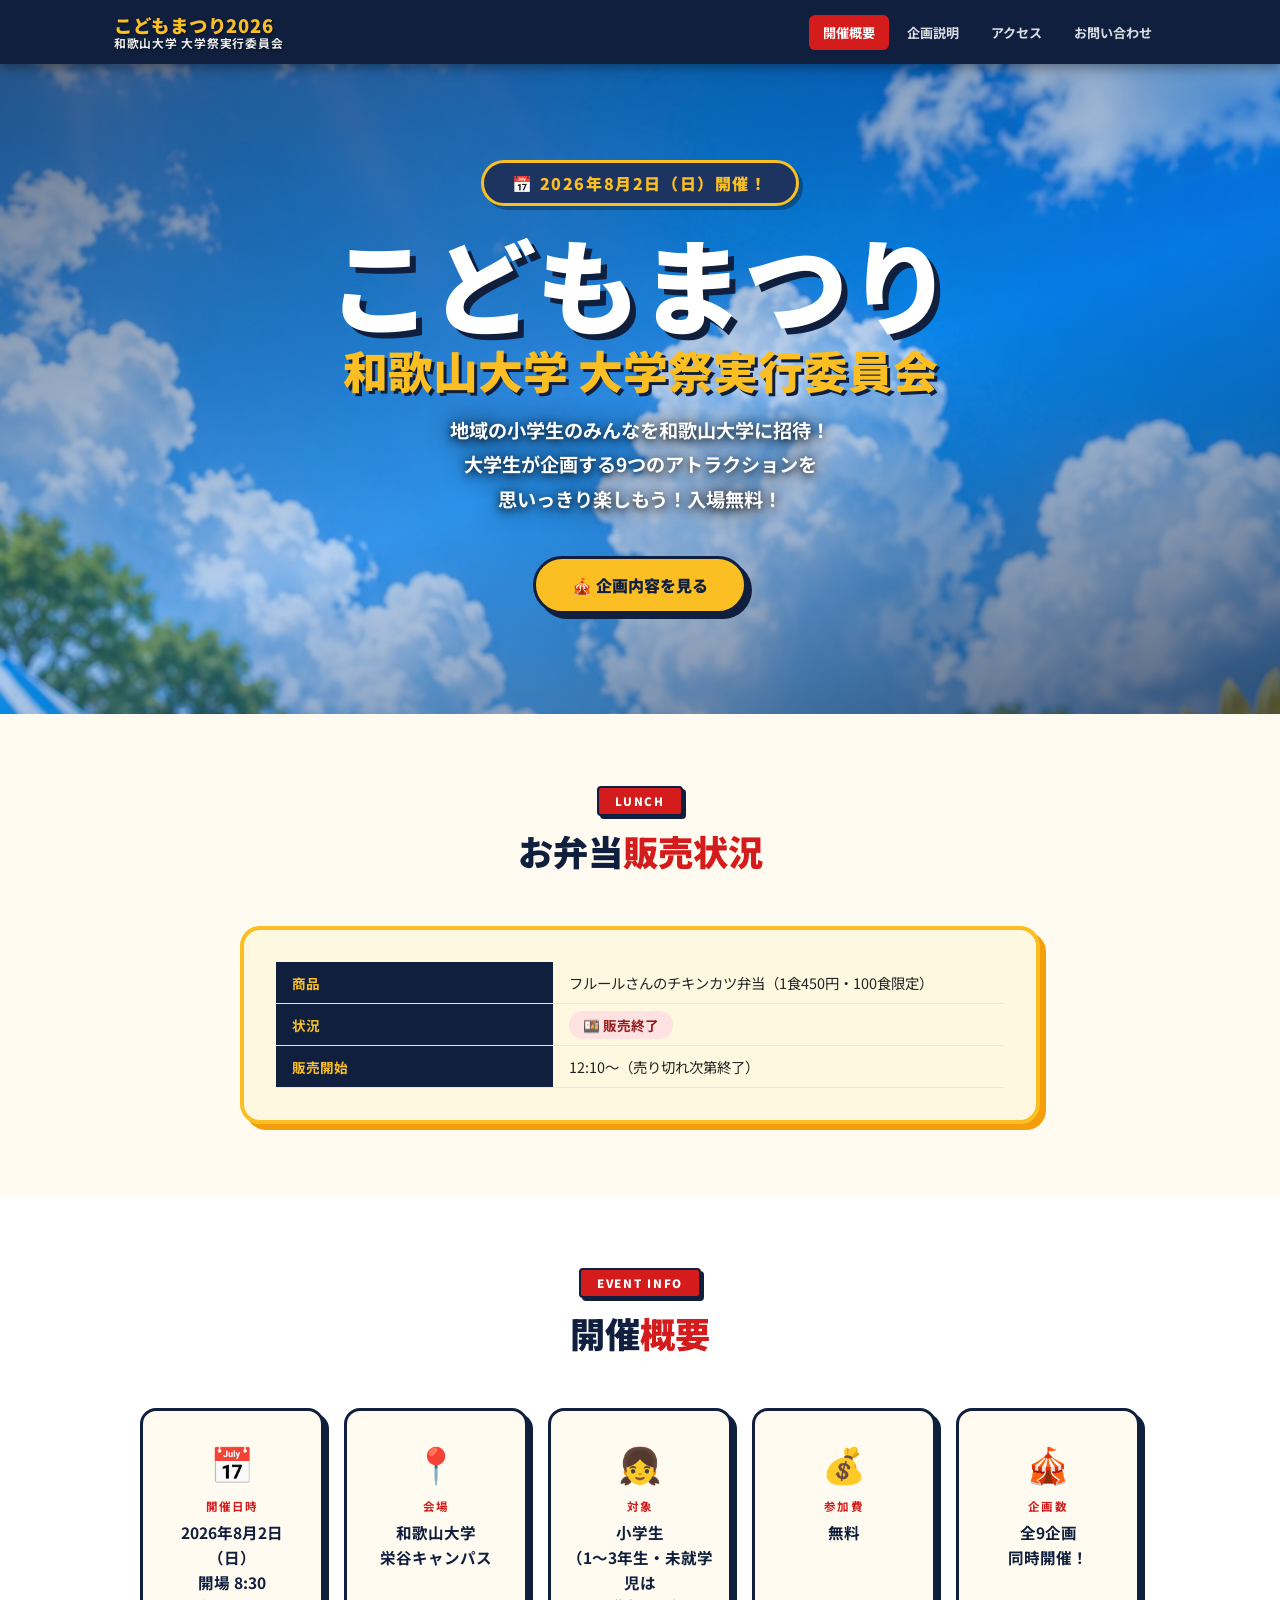
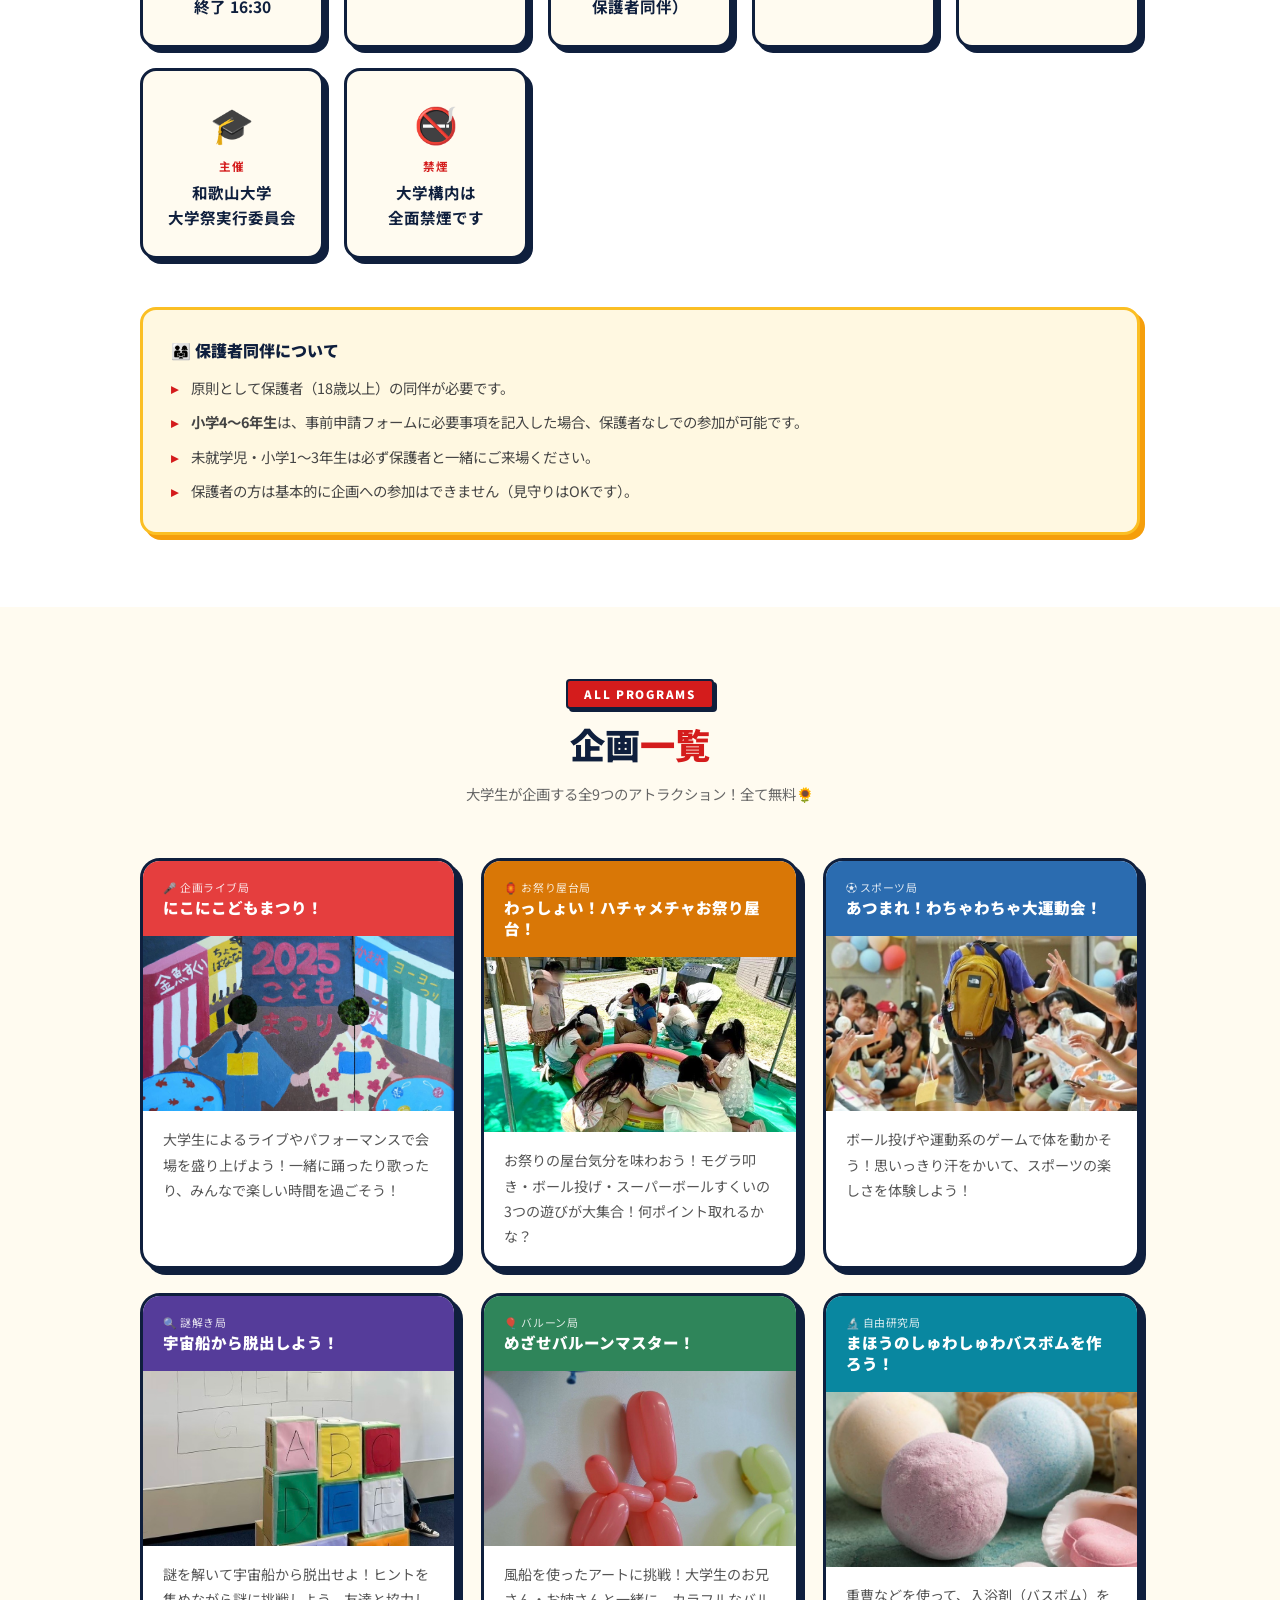
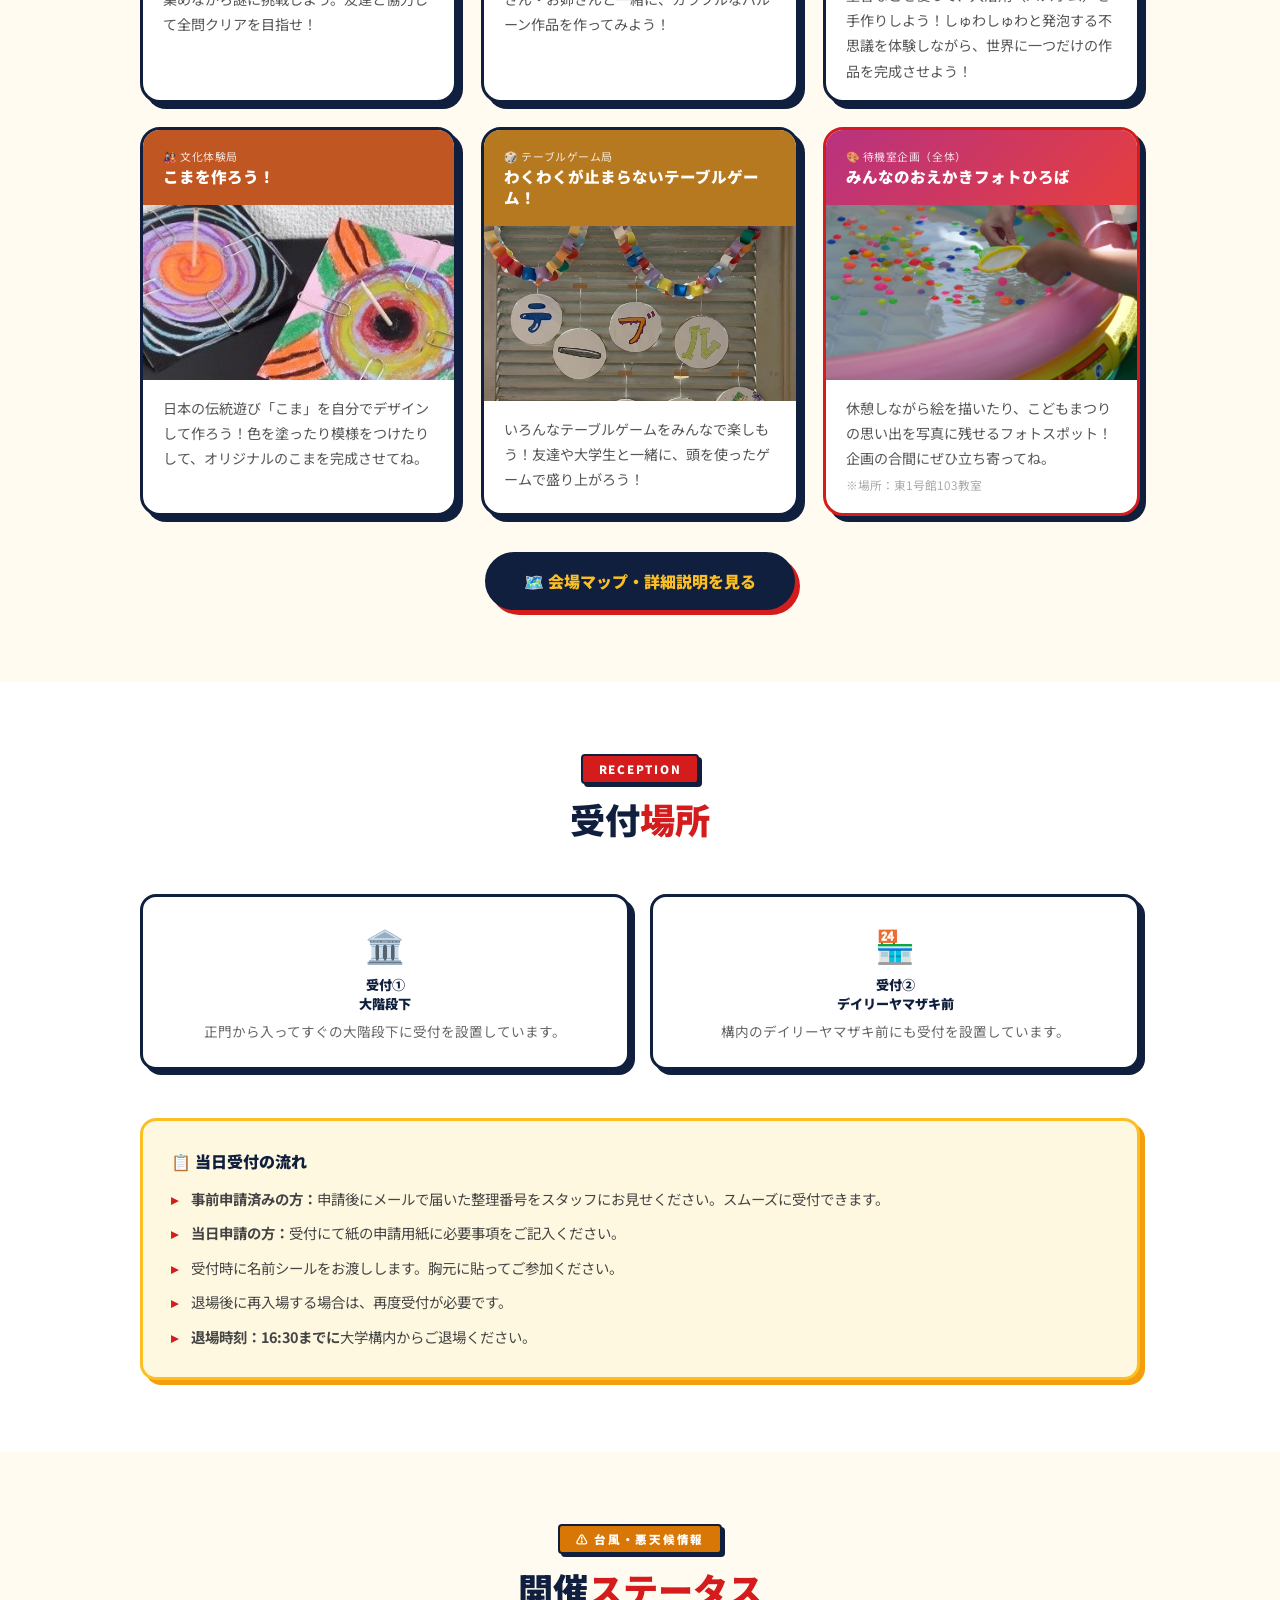
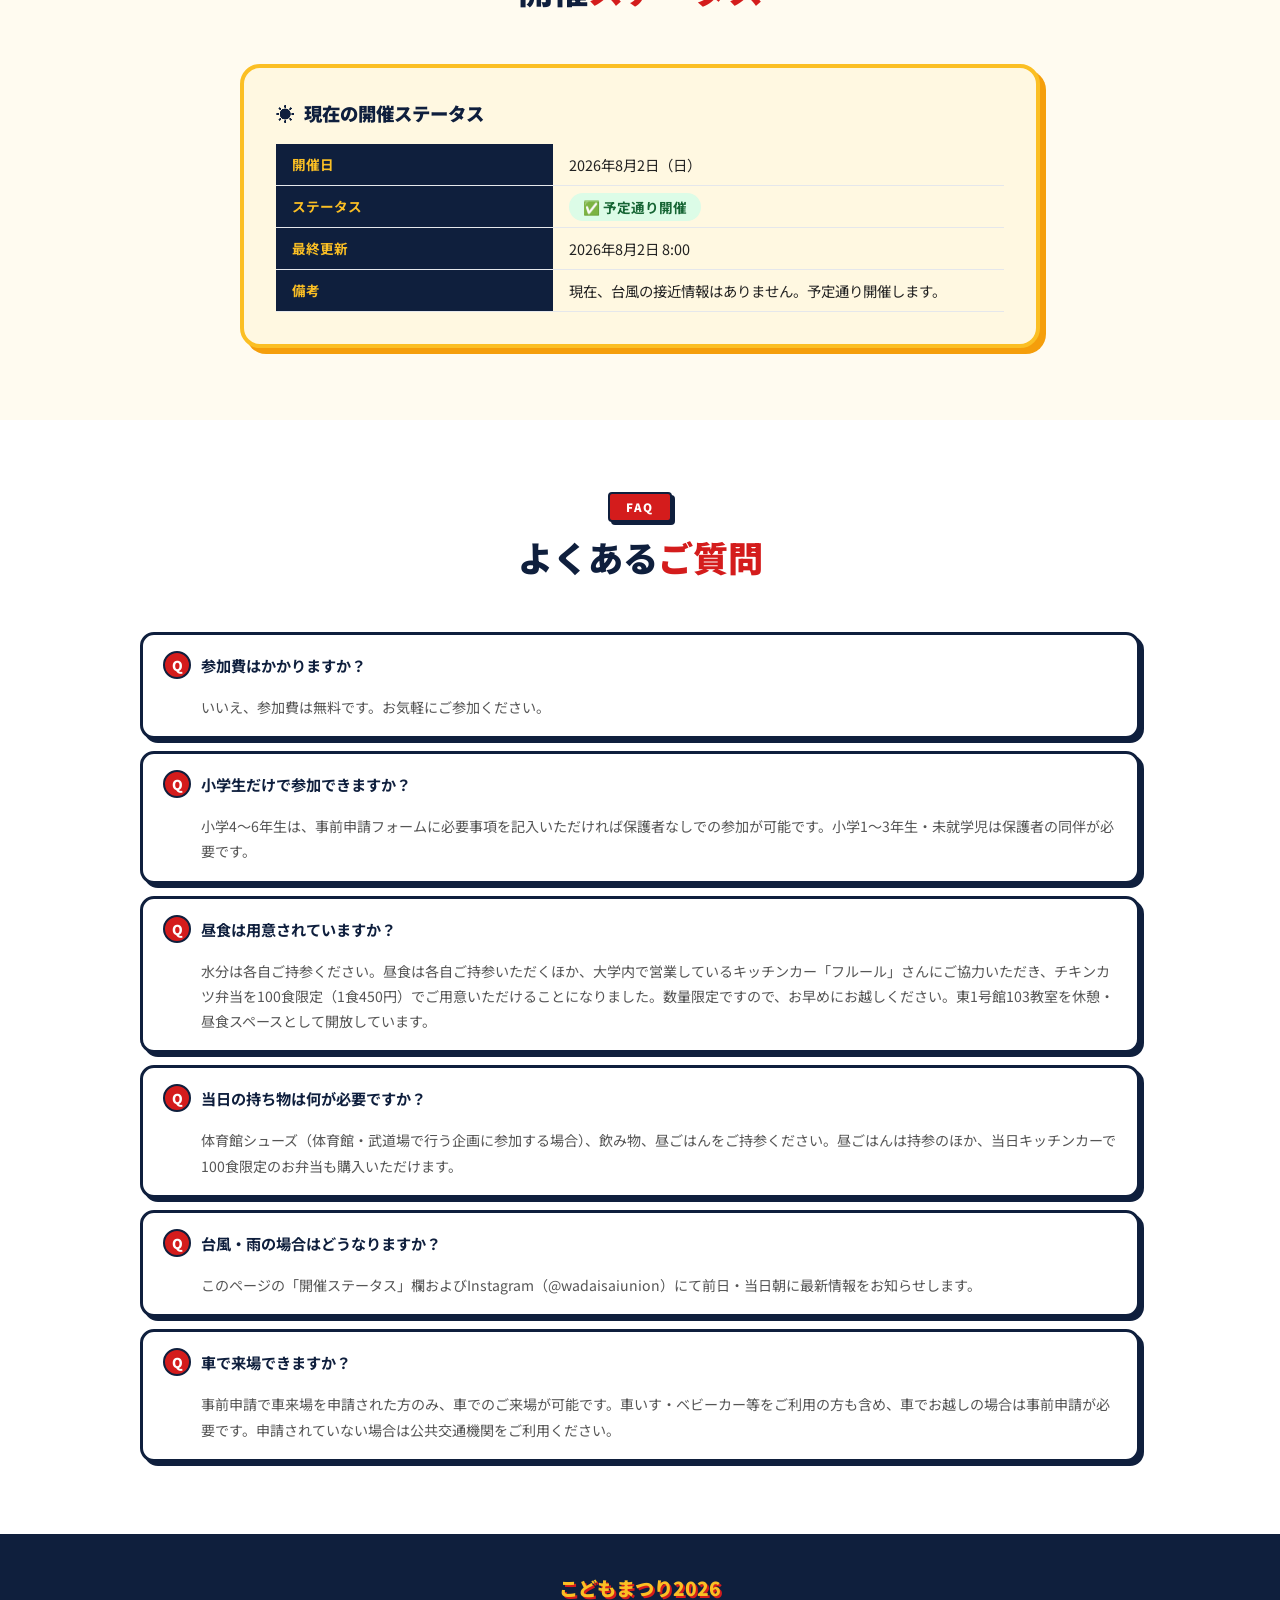
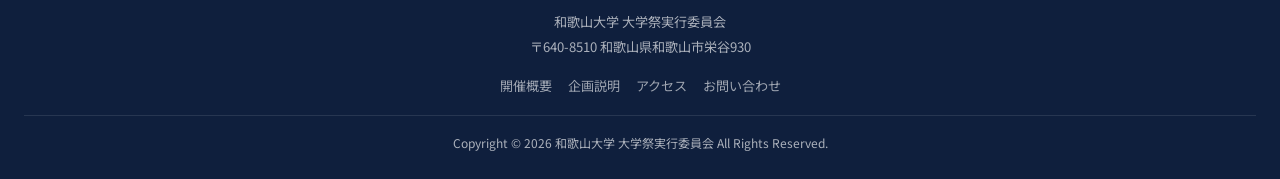
<file: index.html>
<!DOCTYPE html>
<html lang="ja">
<head>
  <meta charset="UTF-8">
  <meta name="viewport" content="width=device-width, initial-scale=1.0">
  <title>開催概要 | こどもまつり2026</title>
  <meta name="description" content="和歌山大学大学祭実行委員会主催。地域の小学生を招いたこどもまつり2026。2026年8月2日（日）開催！">
  <link rel="canonical" href="https://wadaisai-26.github.io/">
  <link rel="icon" href="favicon.svg" type="image/svg+xml">
  <meta property="og:site_name" content="こどもまつり2026">
  <meta property="og:type" content="website">
  <meta property="og:locale" content="ja_JP">
  <meta property="og:url" content="https://wadaisai-26.github.io/">
  <meta property="og:title" content="開催概要 | こどもまつり2026">
  <meta property="og:description" content="和歌山大学大学祭実行委員会主催。地域の小学生を招いたこどもまつり2026。2026年8月2日（日）開催！">
  <meta property="og:image" content="https://wadaisai-26.github.io/summer_hero.jpg">
  <meta name="twitter:card" content="summary_large_image">
  <link rel="stylesheet" href="common.css">
  <style>
    .hero {
      background: url('summer_hero.jpg') center center / cover no-repeat;
      padding: 96px 24px 100px;
      text-align: center;
      position: relative;
      overflow: hidden;
    }
    .hero::before {
      content: '';
      position: absolute;
      inset: 0;
      background: linear-gradient(160deg,
        rgba(15,31,61,0.60) 0%,
        rgba(20,100,200,0.28) 55%,
        rgba(15,31,61,0.68) 100%);
      z-index: 0;
    }
    .hero > * { position: relative; z-index: 1; }
    @media (max-width: 768px) {
      .hero {
        padding: 72px 24px 80px;
      }
    }
    .hero-badge {
      display: inline-block;
      background: var(--navy);
      color: var(--yellow);
      font-size: 1rem;
      font-weight: 900;
      padding: 8px 28px;
      border-radius: 50px;
      border: 3px solid var(--yellow);
      box-shadow: 4px 4px 0 rgba(0,0,0,0.3);
      margin-bottom: 24px;
      letter-spacing: 0.1em;
    }
    .hero h1 {
      font-size: clamp(3rem, 10vw, 6.5rem);
      font-weight: 900;
      color: #fff;
      line-height: 1;
      text-shadow: 6px 6px 0 var(--navy2);
      margin-bottom: 10px;
    }
    .hero h1 em {
      color: var(--yellow);
      font-style: normal;
      font-size: clamp(1.4rem, 4vw, 2.8rem);
      display: block;
      margin-top: 14px;
      text-shadow: 3px 3px 0 var(--navy2);
    }
    .hero-sub {
      color: #fff;
      font-size: clamp(0.95rem, 2.5vw, 1.2rem);
      font-weight: 700;
      max-width: 580px;
      margin: 20px auto 40px;
      line-height: 1.8;
      text-shadow: 0 2px 8px rgba(0,0,0,0.9), 0 0 24px rgba(0,0,0,0.8);
    }
    .hero-btns { display: flex; gap: 16px; justify-content: center; flex-wrap: wrap; }

    /* 概要グリッド */
    .info-grid {
      display: grid;
      grid-template-columns: repeat(auto-fit, minmax(175px, 1fr));
      gap: 20px;
      margin-bottom: 48px;
    }
    .info-card {
      background: var(--cream);
      border: 3px solid var(--navy2);
      border-radius: 16px;
      padding: 26px 16px;
      text-align: center;
      box-shadow: 5px 5px 0 var(--navy2);
      transition: transform 0.15s;
    }
    .info-card:hover { transform: translate(-2px,-2px); }
    .info-icon { font-size: 2.2rem; margin-bottom: 10px; }
    .info-label { font-size: 0.72rem; font-weight: 700; color: var(--red); letter-spacing: 0.1em; margin-bottom: 6px; }
    .info-value { font-size: 0.97rem; font-weight: 700; color: var(--navy2); line-height: 1.6; }

    /* 保護者ルール・汎用ルールボックス */
    .rule-box {
      background: #fff8e1;
      border: 3px solid var(--yellow);
      border-radius: 16px;
      padding: 28px 28px;
      box-shadow: 5px 5px 0 #f59e0b;
      margin-bottom: 0;
    }
    .rule-box h3 {
      font-size: 1rem;
      font-weight: 900;
      color: var(--navy2);
      margin-bottom: 14px;
      display: flex;
      align-items: center;
      gap: 8px;
    }
    .rule-box ul { list-style: none; display: flex; flex-direction: column; gap: 10px; }
    .rule-box li {
      font-size: 0.9rem;
      padding-left: 1.4em;
      position: relative;
      line-height: 1.7;
      color: #444;
    }
    .rule-box li::before { content: "▸"; color: var(--red); position: absolute; left: 0; font-weight: 700; }

    /* 台風情報 */
    .typhoon-block {
      background: #fff8e1;
      border: 4px solid var(--yellow);
      border-radius: 20px;
      padding: 32px;
      box-shadow: 6px 6px 0 #f59e0b;
      max-width: 800px;
      margin: 0 auto;
    }
    .typhoon-block h2 {
      font-size: 1.15rem;
      font-weight: 900;
      color: var(--navy2);
      margin-bottom: 18px;
      display: flex;
      align-items: center;
      gap: 10px;
    }
    .typhoon-table { width: 100%; border-collapse: collapse; }
    .typhoon-table tr { border-bottom: 1px solid #e5e7eb; }
    .typhoon-table th { background: var(--navy2); color: var(--yellow); padding: 10px 16px; text-align: left; font-size: 0.85rem; width: 38%; }
    .typhoon-table td { padding: 10px 16px; font-size: 0.9rem; }
    .typhoon-detail {
      background: #fef3c7;
      border-left: 4px solid var(--orange);
      padding: 14px 18px;
      border-radius: 0 8px 8px 0;
      margin-top: 14px;
      font-size: 0.9rem;
      line-height: 1.8;
      display: none; /* ← 台風時: block */
    }

    /* FAQ */
    .faq-list { display: flex; flex-direction: column; gap: 12px; }
    .faq-item { background: #fff; border: 3px solid var(--navy2); border-radius: 14px; box-shadow: 4px 4px 0 var(--navy2); }
    .faq-q { padding: 16px 20px; font-weight: 700; font-size: 0.95rem; color: var(--navy2); display: flex; align-items: center; gap: 10px; }
    .faq-q::before { content: "Q"; background: var(--red); color: #fff; min-width: 28px; height: 28px; border-radius: 50%; display: flex; align-items: center; justify-content: center; font-size: 0.85rem; font-weight: 900; border: 2px solid var(--navy2); }
    .faq-a { padding: 0 20px 16px 58px; font-size: 0.88rem; color: #555; line-height: 1.8; }

    /* 受付場所 */
    .reception-grid { display: grid; grid-template-columns: 1fr 1fr; gap: 20px; }
    .reception-card {
      background: #fff;
      border: 3px solid var(--navy2);
      border-radius: 16px;
      padding: 24px 20px;
      text-align: center;
      box-shadow: 5px 5px 0 var(--navy2);
    }
    .reception-card .rc-icon { font-size: 2rem; margin-bottom: 8px; }
    .reception-card h3 { font-size: 0.82rem; font-weight: 900; color: var(--navy2); margin-bottom: 8px; white-space: nowrap; }
    .reception-card p { font-size: 0.85rem; color: #666; line-height: 1.6; }

    /* ===== 企画カード（index.html 埋め込み用） ===== */
    .program-grid {
      display: grid;
      grid-template-columns: repeat(auto-fit, minmax(280px, 1fr));
      gap: 24px;
    }
    .program-card {
      background: #fff;
      border: 3px solid var(--navy2);
      border-radius: 20px;
      overflow: hidden;
      box-shadow: 6px 6px 0 var(--navy2);
      transition: transform 0.15s, box-shadow 0.15s;
    }
    .ph { padding: 18px 20px; color: #fff; display: flex; align-items: center; gap: 12px; }
    .program-card:nth-child(1) .ph { background: #e53e3e; }
    .program-card:nth-child(2) .ph { background: #d97706; }
    .program-card:nth-child(3) .ph { background: #2b6cb0; }
    .program-card:nth-child(4) .ph { background: #553c9a; }
    .program-card:nth-child(5) .ph { background: #2f855a; }
    .program-card:nth-child(6) .ph { background: #0987a0; }
    .program-card:nth-child(7) .ph { background: #c05621; }
    .program-card:nth-child(8) .ph { background: #b7791f; }
    .program-card:nth-child(9) .ph { background: #b83280; }
    .ph-section { font-size: 0.68rem; opacity: 0.85; margin-bottom: 2px; letter-spacing: 0.05em; }
    .ph h3 { font-size: 0.97rem; font-weight: 900; line-height: 1.35; }
    .pc-img img { width: 100%; height: 175px; object-fit: cover; display: block; }
    .pb { padding: 16px 20px; }
    .pb p { font-size: 0.88rem; color: #555; line-height: 1.8; }
    .program-card.special { border-color: var(--red); }
    .program-card.special .ph { background: linear-gradient(135deg, #b83280, #e53e3e) !important; }
    .tap-hint { display: none; }
    /* 企画詳細ノート（タイルから出てくる付箋） */
    .program-modal {
      position: absolute;
      left: 8px;
      right: 8px;
      z-index: 50;
      background: #fffdf0;
      border-radius: 16px;
      border: 2px solid var(--navy2);
      box-shadow: 5px 5px 0 var(--navy2);
      overflow: hidden;
      opacity: 0;
      visibility: hidden;
      transform: translateY(-10px);
      transform-origin: top center;
      transition: opacity 0.2s ease, transform 0.2s ease;
      max-height: 70vh;
      overflow-y: auto;
    }
    .program-modal.open { opacity: 1; visibility: visible; transform: translateY(0); }
    .program-modal-close {
      position: absolute;
      top: 8px;
      right: 12px;
      background: none;
      border: none;
      font-size: 1.6rem;
      line-height: 1;
      color: #fff;
      cursor: pointer;
      z-index: 1;
      text-shadow: 0 1px 3px rgba(0,0,0,0.5);
    }
    .program-modal-head { padding: 14px 18px; color: #fff; }
    .program-modal-section { font-size: 0.75rem; opacity: 0.9; margin-bottom: 4px; letter-spacing: 0.05em; }
    .program-modal-title { font-size: 1.1rem; font-weight: 900; line-height: 1.4; }
    .program-modal-body { padding: 16px 18px; }
    .program-modal-body p { font-size: 0.9rem; color: #555; line-height: 1.8; }
    .program-modal-times { padding: 0 18px 16px; }
    .program-modal-times-label { font-size: 0.78rem; font-weight: 900; color: var(--navy2); margin-bottom: 8px; display: flex; align-items: center; gap: 4px; }
    .program-card .pt { display: none; }
    #program-modal-schedule { display: flex; flex-direction: column; border: 2px solid var(--navy2); border-radius: 12px; overflow: hidden; background: #fff; }
    .pt-slot { display: flex; align-items: center; justify-content: space-between; gap: 10px; padding: 9px 12px; border-bottom: 1px solid #eee; }
    .pt-slot:last-child { border-bottom: none; }
    .pt-slot:nth-child(even) { background: #f7f6f0; }
    .pt-slot b { font-size: 0.95rem; font-weight: 900; color: var(--navy2); }
    .pt-slot em { font-style: normal; font-size: 0.72rem; font-weight: 700; color: #b45309; background: #fef3c7; padding: 3px 9px; border-radius: 20px; white-space: nowrap; }
    .pt-info { display: flex; flex-direction: column; }
    .pt-name { font-size: 0.72rem; font-weight: 700; color: #666; margin-bottom: 1px; }
    .pt-note { padding: 8px 12px; font-size: 0.72rem; color: #888; background: #f7f6f0; }

    /* 事前申請CTA */
    .apply-cta {
      background: linear-gradient(135deg, #0f1f3d 0%, #1a4080 100%);
      text-align: center;
      padding: 72px 24px;
    }
    .apply-cta-inner { max-width: 560px; margin: 0 auto; }

    @media(max-width:768px){
      .reception-grid{ grid-template-columns:1fr 1fr; }
      .info-grid{ grid-template-columns:repeat(3,1fr); gap:12px; }
      .info-card{ padding:16px 8px; }
      .info-icon{ font-size:1.6rem; }
      .info-value{ font-size:0.82rem; }
      .info-label{ font-size:0.65rem; }
      /* 企画カード スマホ: 3列コンパクト */
      .program-grid { grid-template-columns: repeat(3, 1fr); gap: 8px; position: relative; }
      .program-card { border-radius: 10px; border-width: 2px; box-shadow: 2px 2px 0 var(--navy2); display: flex; flex-direction: column; aspect-ratio: 4/5; }
      .program-card.special { border-color: var(--navy2) !important; }
      .ph { padding: 6px 8px; gap: 4px; flex-shrink: 0; }
      .ph-section { font-size: 0.55rem; margin-bottom: 0; }
      .ph h3 { display: none; }
      .pc-img { flex: 1; }
      .pc-img img { width: 100%; height: 100%; object-fit: cover; }
      .pb { display: none; }
      .program-card { cursor: pointer; }
      .tap-hint { display: block; font-size: 0.85rem; font-weight: 700; color: var(--red); margin-top: 10px; }
    }
  </style>
  <script type="application/ld+json">
  {
    "@context": "https://schema.org",
    "@type": "Event",
    "name": "こどもまつり2026",
    "startDate": "2026-08-02T08:30+09:00",
    "endDate": "2026-08-02T16:30+09:00",
    "eventAttendanceMode": "https://schema.org/OfflineEventAttendanceMode",
    "eventStatus": "https://schema.org/EventScheduled",
    "location": {
      "@type": "Place",
      "name": "和歌山大学",
      "address": {
        "@type": "PostalAddress",
        "addressLocality": "和歌山市",
        "addressRegion": "和歌山県",
        "addressCountry": "JP"
      }
    },
    "image": ["https://wadaisai-26.github.io/summer_hero.jpg"],
    "description": "和歌山大学大学祭実行委員会主催。地域の小学生を招いたこどもまつり2026。大学生が企画する9つのアトラクションを楽しめる入場無料のイベント。",
    "organizer": {
      "@type": "Organization",
      "name": "和歌山大学大学祭実行委員会",
      "url": "https://wadaisai-26.github.io/"
    },
    "offers": {
      "@type": "Offer",
      "price": "0",
      "priceCurrency": "JPY",
      "availability": "https://schema.org/InStock",
      "url": "https://wadaisai-26.github.io/"
    }
  }
  </script>
</head>
<body>

  <!-- 台風バナー（台風時: display:none → display:block） -->
  <div id="notice-banner" style="display:none">
    <span class="ntxt">⚠️【重要】</span> 台風接近のため開催状況が変更されました。
    <a href="#typhoon">詳細はこちら</a>
  </div>

  <header>
    <div class="header-inner">
      <a href="index.html" class="header-logo">
        こどもまつり2026
        <small>和歌山大学 大学祭実行委員会</small>
      </a>
      <nav class="global-nav">
        <a href="index.html" class="active">開催概要</a>
        <a href="program.html">企画説明</a>
        <a href="access.html">アクセス</a>
        <a href="contact.html">お問い合わせ</a>
      </nav>
      <button class="mobile-menu-btn" aria-label="メニュー"><span></span><span></span><span></span></button>
    </div>
  </header>

  <!-- ヒーロー -->
  <section class="hero">
    <div class="hero-badge">📅 2026年8月2日（日）開催！</div>
    <h1>
      こどもまつり
      <em>和歌山大学 大学祭実行委員会</em>
    </h1>
    <p class="hero-sub">
      地域の小学生のみんなを和歌山大学に招待！<br>
      大学生が企画する9つのアトラクションを<br>
      思いっきり楽しもう！入場無料！
    </p>
    <div class="hero-btns">
      <a href="#programs" class="btn-main">🎪 企画内容を見る</a>
    </div>
  </section>

  <!-- お弁当販売状況 -->
  <section class="section" id="bento-status">
    <div class="container">
      <div class="section-head">
        <div class="section-label">LUNCH</div>
        <h2 class="section-title">お弁当<span>販売状況</span></h2>
      </div>
      <div class="typhoon-block">
        <table class="typhoon-table">
          <tr><th>商品</th><td>フルールさんのチキンカツ弁当（1食450円・100食限定）</td></tr>
          <tr>
            <th>状況</th>
            <!-- ★ 変更ポイント：販売開始したら status-delay → status-open、文言を「🍱 販売中」に変更 -->
            <!-- 　　　　　　完売したら status-open → status-cancel、文言を「🍱 完売しました」に変更 -->
            <td><span class="status-cancel">🍱 販売終了</span></td>
          </tr>
          <tr><th>販売開始</th><td>12:10〜（売り切れ次第終了）</td></tr>
        </table>
      </div>
    </div>
  </section>

  <!-- 開催概要 -->
  <section class="section section-alt">
    <div class="container">
      <div class="section-head">
        <div class="section-label">EVENT INFO</div>
        <h2 class="section-title">開催<span>概要</span></h2>
      </div>
      <div class="info-grid">
        <div class="info-card"><div class="info-icon">📅</div><div class="info-label">開催日時</div><div class="info-value">2026年8月2日（日）<br>開場 8:30<br>終了 16:30</div></div>
        <div class="info-card"><div class="info-icon">📍</div><div class="info-label">会場</div><div class="info-value">和歌山大学<br>栄谷キャンパス</div></div>
        <div class="info-card"><div class="info-icon">👧</div><div class="info-label">対象</div><div class="info-value">小学生<br>（1〜3年生・未就学児は<br>保護者同伴）</div></div>
        <div class="info-card"><div class="info-icon">💰</div><div class="info-label">参加費</div><div class="info-value">無料</div></div>
        <div class="info-card"><div class="info-icon">🎪</div><div class="info-label">企画数</div><div class="info-value">全9企画<br>同時開催！</div></div>
        <div class="info-card"><div class="info-icon">🎓</div><div class="info-label">主催</div><div class="info-value">和歌山大学<br>大学祭実行委員会</div></div>
        <div class="info-card"><div class="info-icon">🚭</div><div class="info-label">禁煙</div><div class="info-value">大学構内は<br>全面禁煙です</div></div>
      </div>

      <!-- 保護者同伴ルール -->
      <div class="rule-box">
        <h3>👨‍👩‍👧 保護者同伴について</h3>
        <ul>
          <li>原則として保護者（18歳以上）の同伴が必要です。</li>
          <li><strong>小学4〜6年生</strong>は、事前申請フォームに必要事項を記入した場合、保護者なしでの参加が可能です。</li>
          <li>未就学児・小学1〜3年生は必ず保護者と一緒にご来場ください。</li>
          <li>保護者の方は基本的に企画への参加はできません（見守りはOKです）。</li>
        </ul>
      </div>
    </div>
  </section>

  <!-- ===== 企画一覧（同一ページ内） ===== -->
  <section class="section" id="programs">
    <div class="container">
      <div class="section-head">
        <div class="section-label">ALL PROGRAMS</div>
        <h2 class="section-title">企画<span>一覧</span></h2>
        <p style="font-size:0.9rem;color:#666;margin-top:14px;line-height:1.8">
          大学生が企画する全9つのアトラクション！全て無料🌻
        </p>
        <p class="tap-hint">📱 タップして詳細をチェック！</p>
      </div>

      <div class="program-grid">

        <div class="program-card">
          <div class="ph">
            <div class="ph-text">
              <div class="ph-section">🎤 企画ライブ局</div>
              <h3>にこにこどもまつり！</h3>
            </div>
          </div>
          <div class="pc-img"><img src="festival.jpg" alt="企画ライブ局"></div>
          <div class="pb">
            <p>大学生によるライブやパフォーマンスで会場を盛り上げよう！一緒に踊ったり歌ったり、みんなで楽しい時間を過ごそう！</p>
          </div>
          <div class="pt" hidden>
            <span class="pt-slot"><span class="pt-info"><span class="pt-name">①オリジナルキーホルダー作り(1部)</span><b>9:10~9:40</b></span><em>受付9:00~9:10</em></span>
            <span class="pt-slot"><span class="pt-info"><span class="pt-name">②折り紙工房</span><b>10:00~10:30</b></span></span>
            <span class="pt-slot"><span class="pt-info"><span class="pt-name">③紙飛行機大会</span><b>10:40~11:20</b></span><em>受付10:30~10:40</em></span>
            <div class="pt-note">🍱 11:20~12:00　昼休憩</div>
            <span class="pt-slot"><span class="pt-info"><span class="pt-name">④和歌乱</span><b>12:20~13:00</b></span><em>受付12:00~12:20</em></span>
            <span class="pt-slot"><span class="pt-info"><span class="pt-name">⑤オリジナルキーホルダー作り(2部)</span><b>13:20~14:00</b></span><em>受付13:00~13:20</em></span>
            <span class="pt-slot"><span class="pt-info"><span class="pt-name">⑥NEW JACK</span><b>14:20~15:20</b></span><em>受付14:00~14:20</em></span>
            <span class="pt-slot"><span class="pt-info"><span class="pt-name">⑦こどま○×クイズ</span><b>15:30~16:00</b></span><em>受付15:20~15:30</em></span>
          </div>
        </div>

        <div class="program-card">
          <div class="ph">
            <div class="ph-text">
              <div class="ph-section">🏮 お祭り屋台局</div>
              <h3>わっしょい！ハチャメチャお祭り屋台！</h3>
            </div>
          </div>
          <div class="pc-img"><img src="yatai.jpg" alt="お祭り屋台局"></div>
          <div class="pb">
            <p>お祭りの屋台気分を味わおう！モグラ叩き・ボール投げ・スーパーボールすくいの3つの遊びが大集合！何ポイント取れるかな？</p>
          </div>
          <div class="pt" hidden>
            <span class="pt-slot"><b>午前 9:00~12:30</b><em>受付終了12:00</em></span>
            <span class="pt-slot"><b>午後 13:45~16:00</b><em>受付終了15:45</em></span>
          </div>
        </div>

        <div class="program-card">
          <div class="ph">
            <div class="ph-text">
              <div class="ph-section">⚽ スポーツ局</div>
              <h3>あつまれ！わちゃわちゃ大運動会！</h3>
            </div>
          </div>
          <div class="pc-img"><img src="sports.jpg" alt="スポーツ局"></div>
          <div class="pb">
            <p>ボール投げや運動系のゲームで体を動かそう！思いっきり汗をかいて、スポーツの楽しさを体験しよう！</p>
          </div>
          <div class="pt" hidden>
            <span class="pt-slot"><b>1部 11:00~12:00</b><em>受付10:00~11:00</em></span>
            <span class="pt-slot"><b>2部 14:00~15:00</b><em>受付13:00~14:00</em></span>
          </div>
        </div>

        <div class="program-card">
          <div class="ph">
            <div class="ph-text">
              <div class="ph-section">🔍 謎解き局</div>
              <h3>宇宙船から脱出しよう！</h3>
            </div>
          </div>
          <div class="pc-img"><img src="nazotoki.jpg" alt="謎解き局"></div>
          <div class="pb">
            <p>謎を解いて宇宙船から脱出せよ！ヒントを集めながら謎に挑戦しよう。友達と協力して全問クリアを目指せ！</p>
          </div>
          <div class="pt" hidden>
            <span class="pt-slot"><b>終日 9:00~16:00</b></span>
            <div class="pt-note">※混雑時は整理券を配布します</div>
          </div>
        </div>

        <div class="program-card">
          <div class="ph">
            <div class="ph-text">
              <div class="ph-section">🎈 バルーン局</div>
              <h3>めざせバルーンマスター！</h3>
            </div>
          </div>
          <div class="pc-img"><img src="balloon.jpg" alt="バルーン局"></div>
          <div class="pb">
            <p>風船を使ったアートに挑戦！大学生のお兄さん・お姉さんと一緒に、カラフルなバルーン作品を作ってみよう！</p>
          </div>
          <div class="pt" hidden>
            <span class="pt-slot"><b>午前 9:00~12:00</b></span>
            <span class="pt-slot"><b>午後 13:00~16:00</b></span>
          </div>
        </div>

        <div class="program-card">
          <div class="ph">
            <div class="ph-text">
              <div class="ph-section">🔬 自由研究局</div>
              <h3>まほうのしゅわしゅわバスボムを作ろう！</h3>
            </div>
          </div>
          <div class="pc-img"><img src="basbomb.jpg" alt="自由研究局"></div>
          <div class="pb">
            <p>重曹などを使って、入浴剤（バスボム）を手作りしよう！しゅわしゅわと発泡する不思議を体験しながら、世界に一つだけの作品を完成させよう！</p>
          </div>
          <div class="pt" hidden>
            <span class="pt-slot"><b>1部 9:30~9:50</b><em>受付9:00~9:25</em></span>
            <span class="pt-slot"><b>2部 10:00~10:20</b><em>受付9:30~9:55</em></span>
            <span class="pt-slot"><b>3部 10:30~10:50</b><em>受付10:00~10:25</em></span>
            <span class="pt-slot"><b>4部 11:00~11:20</b><em>受付10:30~10:55</em></span>
            <span class="pt-slot"><b>5部 13:30~13:50</b><em>受付13:00~13:25</em></span>
            <span class="pt-slot"><b>6部 14:00~14:20</b><em>受付13:30~13:55</em></span>
            <span class="pt-slot"><b>7部 14:30~14:50</b><em>受付14:00~14:25</em></span>
            <span class="pt-slot"><b>8部 15:00~15:20</b><em>受付14:30~14:55</em></span>
          </div>
        </div>

        <div class="program-card">
          <div class="ph">
            <div class="ph-text">
              <div class="ph-section">🎎 文化体験局</div>
              <h3>こまを作ろう！</h3>
            </div>
          </div>
          <div class="pc-img"><img src="koma.jpg" alt="文化体験局"></div>
          <div class="pb">
            <p>日本の伝統遊び「こま」を自分でデザインして作ろう！色を塗ったり模様をつけたりして、オリジナルのこまを完成させてね。</p>
          </div>
          <div class="pt" hidden>
            <span class="pt-slot"><b>1部 9:40~10:20</b><em>受付9:00~9:35</em></span>
            <span class="pt-slot"><b>2部 10:30~11:10</b><em>受付9:40~10:25</em></span>
            <span class="pt-slot"><b>3部 11:20~12:00</b><em>受付10:30~11:15</em></span>
            <span class="pt-slot"><b>4部 13:30~14:10</b><em>受付13:00~13:25</em></span>
            <span class="pt-slot"><b>5部 14:20~15:00</b><em>受付13:30~14:15</em></span>
            <span class="pt-slot"><b>6部 15:10~15:50</b><em>受付14:20~15:05</em></span>
          </div>
        </div>

        <div class="program-card">
          <div class="ph">
            <div class="ph-text">
              <div class="ph-section">🎲 テーブルゲーム局</div>
              <h3>わくわくが止まらないテーブルゲーム！</h3>
            </div>
          </div>
          <div class="pc-img"><img src="tablegame.jpg" alt="テーブルゲーム局"></div>
          <div class="pb">
            <p>いろんなテーブルゲームをみんなで楽しもう！友達や大学生と一緒に、頭を使ったゲームで盛り上がろう！</p>
          </div>
          <div class="pt" hidden>
            <span class="pt-slot"><b>終日 9:00~16:00</b></span>
          </div>
        </div>

        <div class="program-card special">
          <div class="ph">
            <div class="ph-text">
              <div class="ph-section">🎨 待機室企画（全体）</div>
              <h3>みんなのおえかきフォトひろば</h3>
            </div>
          </div>
          <div class="pc-img"><img src="watergame.jpg" alt="待機室企画"></div>
          <div class="pb">
            <p>休憩しながら絵を描いたり、こどもまつりの思い出を写真に残せるフォトスポット！企画の合間にぜひ立ち寄ってね。<br><small style="color:#aaa">※場所：東1号館103教室</small></p>
          </div>
          <div class="pt" hidden>
            <span class="pt-slot"><b>終日 9:00~16:00</b></span>
          </div>
        </div>

        <div class="program-modal" id="program-modal" role="dialog" aria-modal="true" aria-labelledby="program-modal-title">
          <button class="program-modal-close" id="program-modal-close" aria-label="閉じる">&times;</button>
          <div class="program-modal-head" id="program-modal-head">
            <div class="program-modal-section" id="program-modal-section"></div>
            <div class="program-modal-title" id="program-modal-title"></div>
          </div>
          <div class="program-modal-body" id="program-modal-body"></div>
          <div class="program-modal-times">
            <div class="program-modal-times-label">⏰ 受付・開催時間</div>
            <div class="pt" id="program-modal-schedule"></div>
          </div>
        </div>

      </div>

      <!-- 詳細ページへのリンク -->
      <div style="text-align:center;margin-top:36px">
        <a href="program.html" class="btn-navy">🗺️ 会場マップ・詳細説明を見る</a>
      </div>
    </div>
  </section>

  <!-- 受付について -->
  <section class="section section-alt">
    <div class="container">
      <div class="section-head">
        <div class="section-label">RECEPTION</div>
        <h2 class="section-title">受付<span>場所</span></h2>
      </div>
      <div class="reception-grid" style="margin-bottom:48px">
        <div class="reception-card">
          <div class="rc-icon">🏛️</div>
          <h3>受付①<br>大階段下</h3>
          <p>正門から入ってすぐの大階段下に受付を設置しています。</p>
        </div>
        <div class="reception-card">
          <div class="rc-icon">🏪</div>
          <h3>受付②<br>デイリーヤマザキ前</h3>
          <p>構内のデイリーヤマザキ前にも受付を設置しています。</p>
        </div>
      </div>
      <div class="rule-box">
        <h3>📋 当日受付の流れ</h3>
        <ul>
          <li><strong>事前申請済みの方：</strong>申請後にメールで届いた整理番号をスタッフにお見せください。スムーズに受付できます。</li>
          <li><strong>当日申請の方：</strong>受付にて紙の申請用紙に必要事項をご記入ください。</li>
          <li>受付時に名前シールをお渡しします。胸元に貼ってご参加ください。</li>
          <li>退場後に再入場する場合は、再度受付が必要です。</li>
          <li><strong>退場時刻：16:30までに</strong>大学構内からご退場ください。</li>
        </ul>
      </div>
    </div>
  </section>

  <!-- 台風・悪天候情報 -->
  <section class="section" id="typhoon">
    <div class="container">
      <div class="section-head">
        <div class="section-label" style="background:#d97706">⚠ 台風・悪天候情報</div>
        <h2 class="section-title">開催<span>ステータス</span></h2>
      </div>
      <div class="typhoon-block">
        <h2><span>☀️</span>現在の開催ステータス</h2>
        <table class="typhoon-table">
          <tr><th>開催日</th><td>2026年8月2日（日）</td></tr>
          <tr>
            <th>ステータス</th>
            <!-- ★ 変更ポイント：中止→status-cancel／延期→status-delay -->
            <td><span class="status-open">✅ 予定通り開催</span></td>
          </tr>
          <tr>
            <th>最終更新</th>
            <!-- ★ 変更ポイント：更新日時を書き換えてください -->
            <td>2026年8月2日 8:00</td>
          </tr>
          <tr>
            <th>備考</th>
            <!-- ★ 変更ポイント：メッセージを書き換えてください -->
            <td>現在、台風の接近情報はありません。予定通り開催します。</td>
          </tr>
        </table>
        <!-- ★ 台風詳細（display:none → block で表示） -->
        <div class="typhoon-detail">
          <strong>⚠️ 台風接近に伴う対応について</strong><br><br>
          台風○号の接近に伴い、こどもまつりの開催を中止することになりました。<br>
          ご参加予定の皆様には大変申し訳ございません。<br><br>
          ・振替開催：現時点では未定です<br>
          ・お問い合わせ：zusi@wakayama-u.ac.jp / 080-6382-5562<br><br>
          今後の情報はこのページおよびInstagram（@wadaisaiunion）にてお知らせします。
        </div>
      </div>
    </div>
  </section>

  <!-- よくある質問 -->
  <section class="section section-alt">
    <div class="container">
      <div class="section-head">
        <div class="section-label">FAQ</div>
        <h2 class="section-title">よくある<span>ご質問</span></h2>
      </div>
      <div class="faq-list">
        <div class="faq-item">
          <div class="faq-q">参加費はかかりますか？</div>
          <div class="faq-a">いいえ、参加費は無料です。お気軽にご参加ください。</div>
        </div>
        <div class="faq-item">
          <div class="faq-q">小学生だけで参加できますか？</div>
          <div class="faq-a">小学4〜6年生は、事前申請フォームに必要事項を記入いただければ保護者なしでの参加が可能です。小学1〜3年生・未就学児は保護者の同伴が必要です。</div>
        </div>
        <div class="faq-item">
          <div class="faq-q">昼食は用意されていますか？</div>
          <div class="faq-a">水分は各自ご持参ください。昼食は各自ご持参いただくほか、大学内で営業しているキッチンカー「フルール」さんにご協力いただき、チキンカツ弁当を100食限定（1食450円）でご用意いただけることになりました。数量限定ですので、お早めにお越しください。東1号館103教室を休憩・昼食スペースとして開放しています。</div>
        </div>
        <div class="faq-item">
          <div class="faq-q">当日の持ち物は何が必要ですか？</div>
          <div class="faq-a">体育館シューズ（体育館・武道場で行う企画に参加する場合）、飲み物、昼ごはんをご持参ください。昼ごはんは持参のほか、当日キッチンカーで100食限定のお弁当も購入いただけます。</div>
        </div>
        <div class="faq-item">
          <div class="faq-q">台風・雨の場合はどうなりますか？</div>
          <div class="faq-a">このページの「開催ステータス」欄およびInstagram（@wadaisaiunion）にて前日・当日朝に最新情報をお知らせします。</div>
        </div>
        <div class="faq-item">
          <div class="faq-q">車で来場できますか？</div>
          <div class="faq-a">事前申請で車来場を申請された方のみ、車でのご来場が可能です。車いす・ベビーカー等をご利用の方も含め、車でお越しの場合は事前申請が必要です。申請されていない場合は公共交通機関をご利用ください。</div>
        </div>
      </div>
    </div>
  </section>

  <footer>
    <div class="footer-logo">こどもまつり2026</div>
    <p>和歌山大学 大学祭実行委員会<br>〒640-8510 和歌山県和歌山市栄谷930</p>
    <div class="footer-nav">
      <a href="index.html">開催概要</a>
      <a href="program.html">企画説明</a>
      <a href="access.html">アクセス</a>
      <a href="contact.html">お問い合わせ</a>
    </div>
    <p class="footer-copy">Copyright &copy; 2026 和歌山大学 大学祭実行委員会 All Rights Reserved.</p>
  </footer>

  <script src="common.js"></script>
</body>
</html>
</file>
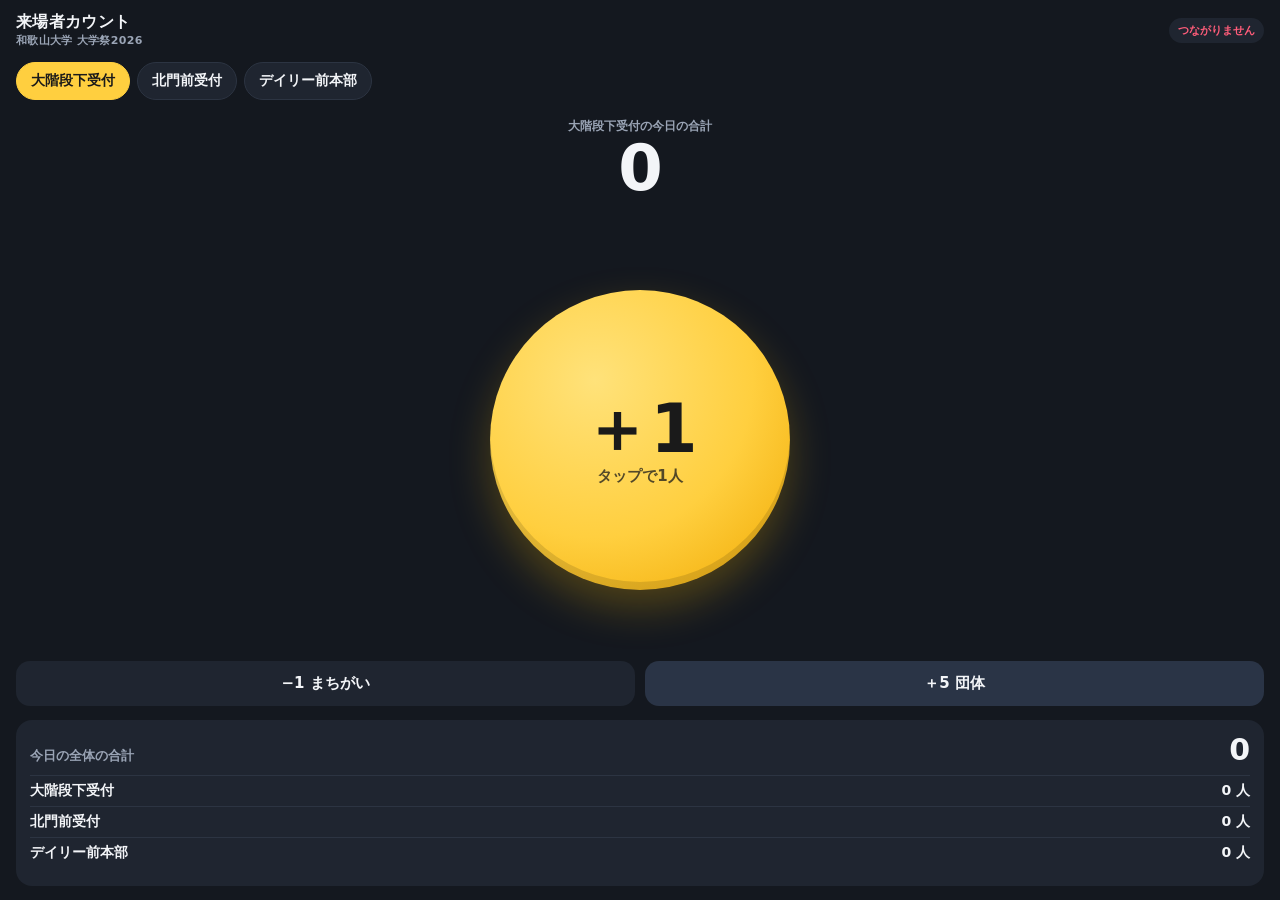
<file: count/index.html>
<!DOCTYPE html>
<html lang="ja">
<head>
<meta charset="utf-8">
<meta name="viewport" content="width=device-width,initial-scale=1,viewport-fit=cover,user-scalable=no">
<meta name="theme-color" content="#14181f">
<meta name="apple-mobile-web-app-capable" content="yes">
<title>来場者カウント｜和大祭2026</title>
<style>
:root{--bg:#14181f;--card:#1f2530;--line:#2c3442;--txt:#f3f5f8;--sub:#9aa4b5;--acc:#ffcf3f;--acc2:#ff5d7a;--ok:#4ad08a}
*{box-sizing:border-box;-webkit-tap-highlight-color:transparent}
html,body{margin:0;height:100%;background:var(--bg);color:var(--txt);font-family:system-ui,-apple-system,"Hiragino Sans","Noto Sans JP",sans-serif}
body{display:flex;flex-direction:column;min-height:100dvh;padding:calc(env(safe-area-inset-top) + 12px) 16px calc(env(safe-area-inset-bottom) + 14px);user-select:none;-webkit-user-select:none}
header{display:flex;align-items:center;justify-content:space-between;gap:8px}
h1{font-size:16px;margin:0;font-weight:800;letter-spacing:.02em}
h1 small{display:block;font-size:11px;color:var(--sub);font-weight:600}
#net{font-size:11px;font-weight:700;padding:5px 9px;border-radius:99px;background:var(--card);color:var(--sub);white-space:nowrap}
#net.ok{color:var(--ok)} #net.wait{color:var(--acc)} #net.bad{color:var(--acc2)}
.places{display:flex;gap:7px;overflow-x:auto;margin:14px -16px 0;padding:0 16px 2px;scrollbar-width:none}
.places::-webkit-scrollbar{display:none}
.places button{flex:none;border:1.5px solid var(--line);background:var(--card);color:var(--txt);border-radius:99px;padding:9px 14px;font-family:inherit;font-weight:700;font-size:14px}
.places button.on{background:var(--acc);border-color:var(--acc);color:#1a1a1a}
.mine{margin-top:16px;text-align:center}
.mine .lbl{font-size:12px;color:var(--sub);font-weight:700}
.mine .num{font-size:64px;font-weight:900;line-height:1.05;font-variant-numeric:tabular-nums;letter-spacing:-.02em}
.mine .pend{font-size:12px;color:var(--acc);height:16px;font-weight:700}
.tapwrap{flex:1;display:flex;align-items:center;justify-content:center;min-height:240px}
#tap{width:min(72vw,300px);aspect-ratio:1;border-radius:50%;border:0;background:radial-gradient(circle at 35% 30%,#ffe27a,var(--acc) 55%,#f0a800);color:#1a1a1a;font-family:inherit;font-weight:900;font-size:68px;line-height:1;box-shadow:0 18px 40px rgba(255,190,0,.25),inset 0 -8px 0 rgba(0,0,0,.12);touch-action:manipulation;transition:transform .06s}
#tap span{display:block;font-size:15px;font-weight:800;margin-top:6px;opacity:.75}
#tap:active,#tap.hit{transform:scale(.94)}
.row{display:flex;gap:10px}
.row button{flex:1;border:0;border-radius:14px;padding:13px 0;font-family:inherit;font-weight:800;font-size:15px;background:var(--card);color:var(--txt)}
.row button.p5{background:#2a3446}
.tot{margin-top:14px;background:var(--card);border-radius:16px;padding:12px 14px}
.tot .h{display:flex;justify-content:space-between;align-items:baseline}
.tot .h b{font-size:13px;color:var(--sub)}
.tot .h .all{font-size:30px;font-weight:900;font-variant-numeric:tabular-nums}
.tot ul{list-style:none;margin:8px 0 0;padding:0}
.tot li{display:flex;justify-content:space-between;padding:6px 0;border-top:1px solid var(--line);font-size:14px;font-weight:700}
.tot li span:last-child{font-variant-numeric:tabular-nums}
.tot .y{font-size:11px;color:var(--sub);margin-top:6px}
#setup{display:none;margin-top:14px;background:#3a1f28;border-radius:14px;padding:12px;font-size:13px;line-height:1.6}
#setup input{width:100%;margin-top:6px;padding:10px;border-radius:10px;border:0;font-size:13px}
#setup button{margin-top:8px;width:100%;padding:10px;border:0;border-radius:10px;background:var(--acc);font-weight:800}
#toast{position:fixed;left:50%;bottom:calc(env(safe-area-inset-bottom) + 24px);transform:translateX(-50%);background:#000c;color:#fff;padding:9px 14px;border-radius:12px;font-size:13px;font-weight:700;display:none;z-index:9}
</style>
</head>
<body>
<header><h1>来場者カウント<small>和歌山大学 大学祭2026</small></h1><div id="net">接続中…</div></header>
<div class="places" id="places"></div>
<div class="mine"><div class="lbl" id="mineLbl">この場所の今日の合計</div><div class="num" id="mineNum">0</div><div class="pend" id="pend"></div></div>
<div class="tapwrap"><button id="tap" aria-label="1人カウント">＋1<span>タップで1人</span></button></div>
<div class="row"><button id="minus">−1 まちがい</button><button id="plus5" class="p5">＋5 団体</button></div>
<div class="tot"><div class="h"><b>今日の全体の合計</b><span class="all" id="allNum">0</span></div><ul id="list"></ul><div class="y" id="yday"></div><a id="sheetLink" target="_blank" rel="noopener" style="display:none;font-size:11px;color:#9aa4b5;margin-top:6px">集計のスプレッドシートを開く（作った人のみ）</a></div>
<div id="setup">集計先がまだ設定されていません。Apps Script の「ウェブアプリURL」を貼り付けてください。<input id="apiIn" placeholder="https://script.google.com/macros/s/…/exec"><button id="apiSave">保存</button></div>
<div id="toast"></div>
<script>
const DEFAULT_API="https://script.google.com/macros/s/AKfycbz3UNKy3FU12TRJJtZz_dX61BEh0euaiDKuKJnsrBA3d4c5VaosjJELXOQIShOB71VJ/exec"; /* ← 集計先（Apps Script ウェブアプリURL） */
const PLACES=["大階段下受付","北門前受付","デイリー前本部"];
const $=id=>document.getElementById(id);
const ls={get:(k,d)=>{try{const v=localStorage.getItem(k);return v==null?d:JSON.parse(v)}catch(_){return d}},set:(k,v)=>{try{localStorage.setItem(k,JSON.stringify(v))}catch(_){}}};
const qs=new URLSearchParams(location.search);
if(qs.get("api")) ls.set("cnt_api",qs.get("api"));
let API=qs.get("api")||DEFAULT_API||ls.get("cnt_api","");
let place=qs.get("p")&&PLACES.includes(qs.get("p"))?qs.get("p"):ls.get("cnt_place",PLACES[0]);
let pending=ls.get("cnt_pending",{}); /* place -> まだ送れていない数 */
let server={}, today=null, sending=false;
const toast=t=>{const e=$("toast");e.textContent=t;e.style.display="block";clearTimeout(e._t);e._t=setTimeout(()=>e.style.display="none",1800)};
function net(c,t){const e=$("net");e.className=c;e.textContent=t}
function renderPlaces(){ const w=$("places"); w.innerHTML=""; PLACES.forEach(p=>{ const b=document.createElement("button"); b.textContent=p; if(p===place) b.className="on"; b.onclick=()=>{ place=p; ls.set("cnt_place",p); renderPlaces(); render(); }; w.appendChild(b); }); }
function render(){
  const day=(today&&server[today])||{}; const pd=n=>pending[n]||0;
  const names=[...new Set([...PLACES,...Object.keys(day)])];
  $("mineLbl").textContent=place+"の今日の合計";
  $("mineNum").textContent=Math.max(0,(day[place]||0)+pd(place));
  const tp=Object.values(pending).reduce((a,b)=>a+b,0);
  $("pend").textContent=tp?`送信待ち ${tp>0?"+":""}${tp}`:"";
  let all=0; const ul=$("list"); ul.innerHTML="";
  names.forEach(n=>{ const v=Math.max(0,(day[n]||0)+pd(n)); all+=v; if(!v&&!PLACES.includes(n)) return; const li=document.createElement("li"); li.innerHTML="<span></span><span></span>"; li.children[0].textContent=n; li.children[1].textContent=v.toLocaleString()+" 人"; ul.appendChild(li); });
  $("allNum").textContent=all.toLocaleString();
  const ks=Object.keys(server).filter(d=>d!==today).sort();
  $("yday").textContent=ks.map(d=>`${d.slice(5).replace("-","/")}：${Object.values(server[d]).reduce((a,b)=>a+b,0).toLocaleString()}人`).join("　");
}
function add(n){
  if(!API){ $("setup").style.display="block"; toast("先に集計先の設定が必要です"); return; }
  pending[place]=(pending[place]||0)+n; ls.set("cnt_pending",pending); render();
  try{ navigator.vibrate&&navigator.vibrate(n<0?[20,40,20]:15); }catch(_){}
  const t=$("tap"); if(n>0){ t.classList.add("hit"); setTimeout(()=>t.classList.remove("hit"),70); }
  clearTimeout(add._t); add._t=setTimeout(flush,700);
}
async function call(params){ const u=API+(API.includes("?")?"&":"?")+new URLSearchParams(params)+"&_="+Date.now(); const r=await fetch(u,{redirect:"follow"}); const j=await r.json(); if(!j.ok) throw 0; server=j.days||{}; today=j.today; if(j.sheet){ const a=$("sheetLink"); a.href=j.sheet; a.style.display="block"; } return j; }
async function flush(){
  if(!API||sending) return; const ent=Object.entries(pending).filter(([,v])=>v); if(!ent.length) return;
  sending=true; net("wait","送信中…");
  try{ for(const [p,n] of ent){ await call({a:"add",p,n}); pending[p]-=n; if(!pending[p]) delete pending[p]; ls.set("cnt_pending",pending); }
    net("ok","● 同期済み"); }
  catch(_){ net("bad","圏外：あとで自動送信"); }
  sending=false; render(); if(Object.values(pending).some(v=>v)) setTimeout(flush,4000);
}
async function pull(){ if(!API||sending) return; try{ await call({a:"get"}); net(Object.values(pending).some(v=>v)?"wait":"ok",Object.values(pending).some(v=>v)?"送信待ち":"● 同期済み"); render(); flush(); }catch(_){ net("bad","つながりません"); } }
$("tap").addEventListener("click",()=>add(1));
$("minus").onclick=()=>add(-1); $("plus5").onclick=()=>add(5);
$("apiSave").onclick=()=>{ const v=$("apiIn").value.trim(); if(!/^https:\/\/script\.google(usercontent)?\.com\//.test(v)){ toast("URLの形が違います"); return; } API=v; ls.set("cnt_api",v); $("setup").style.display="none"; pull(); };
document.addEventListener("visibilitychange",()=>{ if(!document.hidden) pull(); });
window.addEventListener("online",flush);
renderPlaces(); render();
if(!API){ $("setup").style.display="block"; net("bad","未設定"); } else { pull(); setInterval(pull,8000); }
</script>
</body>
</html>
</file>
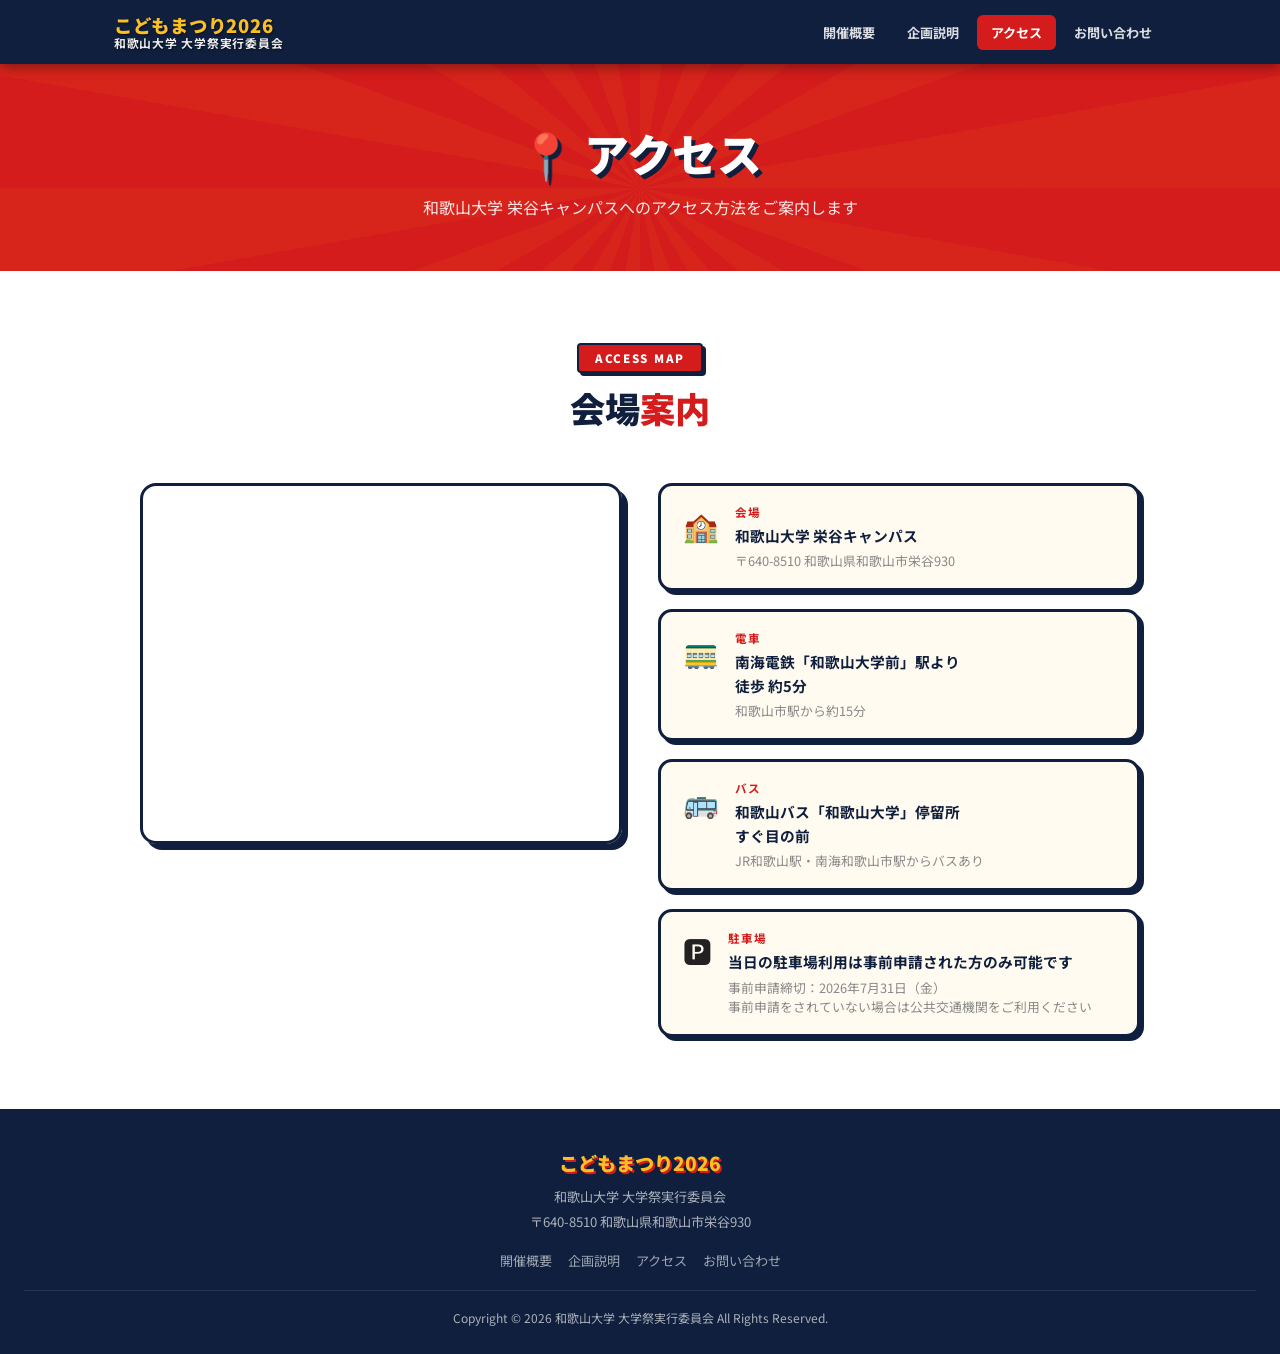
<file: access.html>
<!DOCTYPE html>
<html lang="ja">
<head>
  <meta charset="UTF-8">
  <meta name="viewport" content="width=device-width, initial-scale=1.0">
  <title>アクセス | こどもまつり2026</title>
  <meta name="description" content="こどもまつり2026の会場アクセス情報。和歌山大学までの行き方・駐車場のご案内。2026年8月2日（日）開催、入場無料。">
  <link rel="canonical" href="https://wadaisai-26.github.io/access.html">
  <link rel="icon" href="favicon.svg" type="image/svg+xml">
  <meta property="og:site_name" content="こどもまつり2026">
  <meta property="og:type" content="website">
  <meta property="og:locale" content="ja_JP">
  <meta property="og:url" content="https://wadaisai-26.github.io/access.html">
  <meta property="og:title" content="アクセス | こどもまつり2026">
  <meta property="og:description" content="こどもまつり2026の会場アクセス情報。和歌山大学までの行き方・駐車場のご案内。2026年8月2日（日）開催、入場無料。">
  <meta property="og:image" content="https://wadaisai-26.github.io/summer_hero.jpg">
  <meta name="twitter:card" content="summary_large_image">
  <link rel="stylesheet" href="common.css">
  <style>
    .access-layout {
      display: grid;
      grid-template-columns: 1fr 1fr;
      gap: 36px;
      align-items: start;
    }
    .map-wrap {
      border: 3px solid var(--navy2);
      border-radius: 16px;
      overflow: hidden;
      box-shadow: 6px 6px 0 var(--navy2);
      aspect-ratio: 4/3;
    }
    .map-wrap iframe { width:100%; height:100%; border:none; display:block; }
    .access-cards { display: flex; flex-direction: column; gap: 18px; }
    .access-card {
      background: var(--cream);
      border: 3px solid var(--navy2);
      border-radius: 14px;
      padding: 18px 22px;
      display: flex;
      gap: 16px;
      align-items: flex-start;
      box-shadow: 4px 4px 0 var(--navy2);
      transition: transform 0.15s;
    }
    .access-card:hover { transform: translate(-2px,-2px); }
    .ac-icon { font-size: 1.8rem; flex-shrink: 0; }
    .ac-label { font-size: 0.72rem; font-weight: 700; color: var(--red); letter-spacing: 0.08em; margin-bottom: 4px; }
    .ac-text { font-size: 0.92rem; font-weight: 700; color: var(--navy2); line-height: 1.6; }
    .ac-note { font-size: 0.8rem; color: #888; margin-top: 4px; }

    @media (max-width: 768px) {
      .access-layout { grid-template-columns: 1fr; }
      .map-wrap { aspect-ratio: 4/3; }
      .access-card { padding: 14px 16px; gap: 12px; }
      .ac-text { font-size: 0.85rem; }
    }
  </style>
</head>
<body>

  <div id="notice-banner" style="display:none">
    <span class="ntxt">⚠️【重要】</span> 台風接近のため開催状況が変更されました。
    <a href="index.html#typhoon">詳細はこちら</a>
  </div>

  <header>
    <div class="header-inner">
      <a href="index.html" class="header-logo">
        こどもまつり2026
        <small>和歌山大学 大学祭実行委員会</small>
      </a>
      <nav class="global-nav">
        <a href="index.html">開催概要</a>
        <a href="program.html">企画説明</a>
        <a href="access.html" class="active">アクセス</a>
        <a href="contact.html">お問い合わせ</a>
      </nav>
      <button class="mobile-menu-btn" aria-label="メニュー">
        <span></span><span></span><span></span>
      </button>
    </div>
  </header>

  <div class="page-hero">
    <h1>📍 アクセス</h1>
    <p>和歌山大学 栄谷キャンパスへのアクセス方法をご案内します</p>
  </div>

  <!-- 地図とアクセス情報 -->
  <section class="section section-alt">
    <div class="container">
      <div class="section-head">
        <div class="section-label">ACCESS MAP</div>
        <h2 class="section-title">会場<span>案内</span></h2>
      </div>
      <div class="access-layout">
        <div class="map-wrap">
          <iframe
            src="https://www.google.com/maps?q=和歌山大学+和歌山市+栄谷930&output=embed"
            allowfullscreen=""
            loading="lazy"
            referrerpolicy="no-referrer-when-downgrade"
            title="和歌山大学 アクセスマップ">
          </iframe>
        </div>
        <div class="access-cards">
          <div class="access-card">
            <div class="ac-icon">🏫</div>
            <div>
              <div class="ac-label">会場</div>
              <div class="ac-text">和歌山大学 栄谷キャンパス</div>
              <div class="ac-note">〒640-8510 和歌山県和歌山市栄谷930</div>
            </div>
          </div>
          <div class="access-card">
            <div class="ac-icon">🚃</div>
            <div>
              <div class="ac-label">電車</div>
              <div class="ac-text">南海電鉄「和歌山大学前」駅より<br>徒歩 約5分</div>
              <div class="ac-note">和歌山市駅から約15分</div>
            </div>
          </div>
          <div class="access-card">
            <div class="ac-icon">🚌</div>
            <div>
              <div class="ac-label">バス</div>
              <div class="ac-text">和歌山バス「和歌山大学」停留所<br>すぐ目の前</div>
              <div class="ac-note">JR和歌山駅・南海和歌山市駅からバスあり</div>
            </div>
          </div>
          <div class="access-card">
            <div class="ac-icon">🅿️</div>
            <div>
              <div class="ac-label">駐車場</div>
              <div class="ac-text">当日の駐車場利用は事前申請された方のみ可能です</div>
              <div class="ac-note">事前申請締切：2026年7月31日（金）<br>事前申請をされていない場合は公共交通機関をご利用ください</div>
            </div>
          </div>
        </div>
      </div>
    </div>
  </section>


  <footer>
    <div class="footer-logo">こどもまつり2026</div>
    <p>和歌山大学 大学祭実行委員会<br>〒640-8510 和歌山県和歌山市栄谷930</p>
    <div class="footer-nav">
      <a href="index.html">開催概要</a>
      <a href="program.html">企画説明</a>
      <a href="access.html">アクセス</a>
      <a href="contact.html">お問い合わせ</a>
    </div>
    <p class="footer-copy">Copyright &copy; 2026 和歌山大学 大学祭実行委員会 All Rights Reserved.</p>
  </footer>
  <script src="common.js"></script>
</body>
</html>
</file>
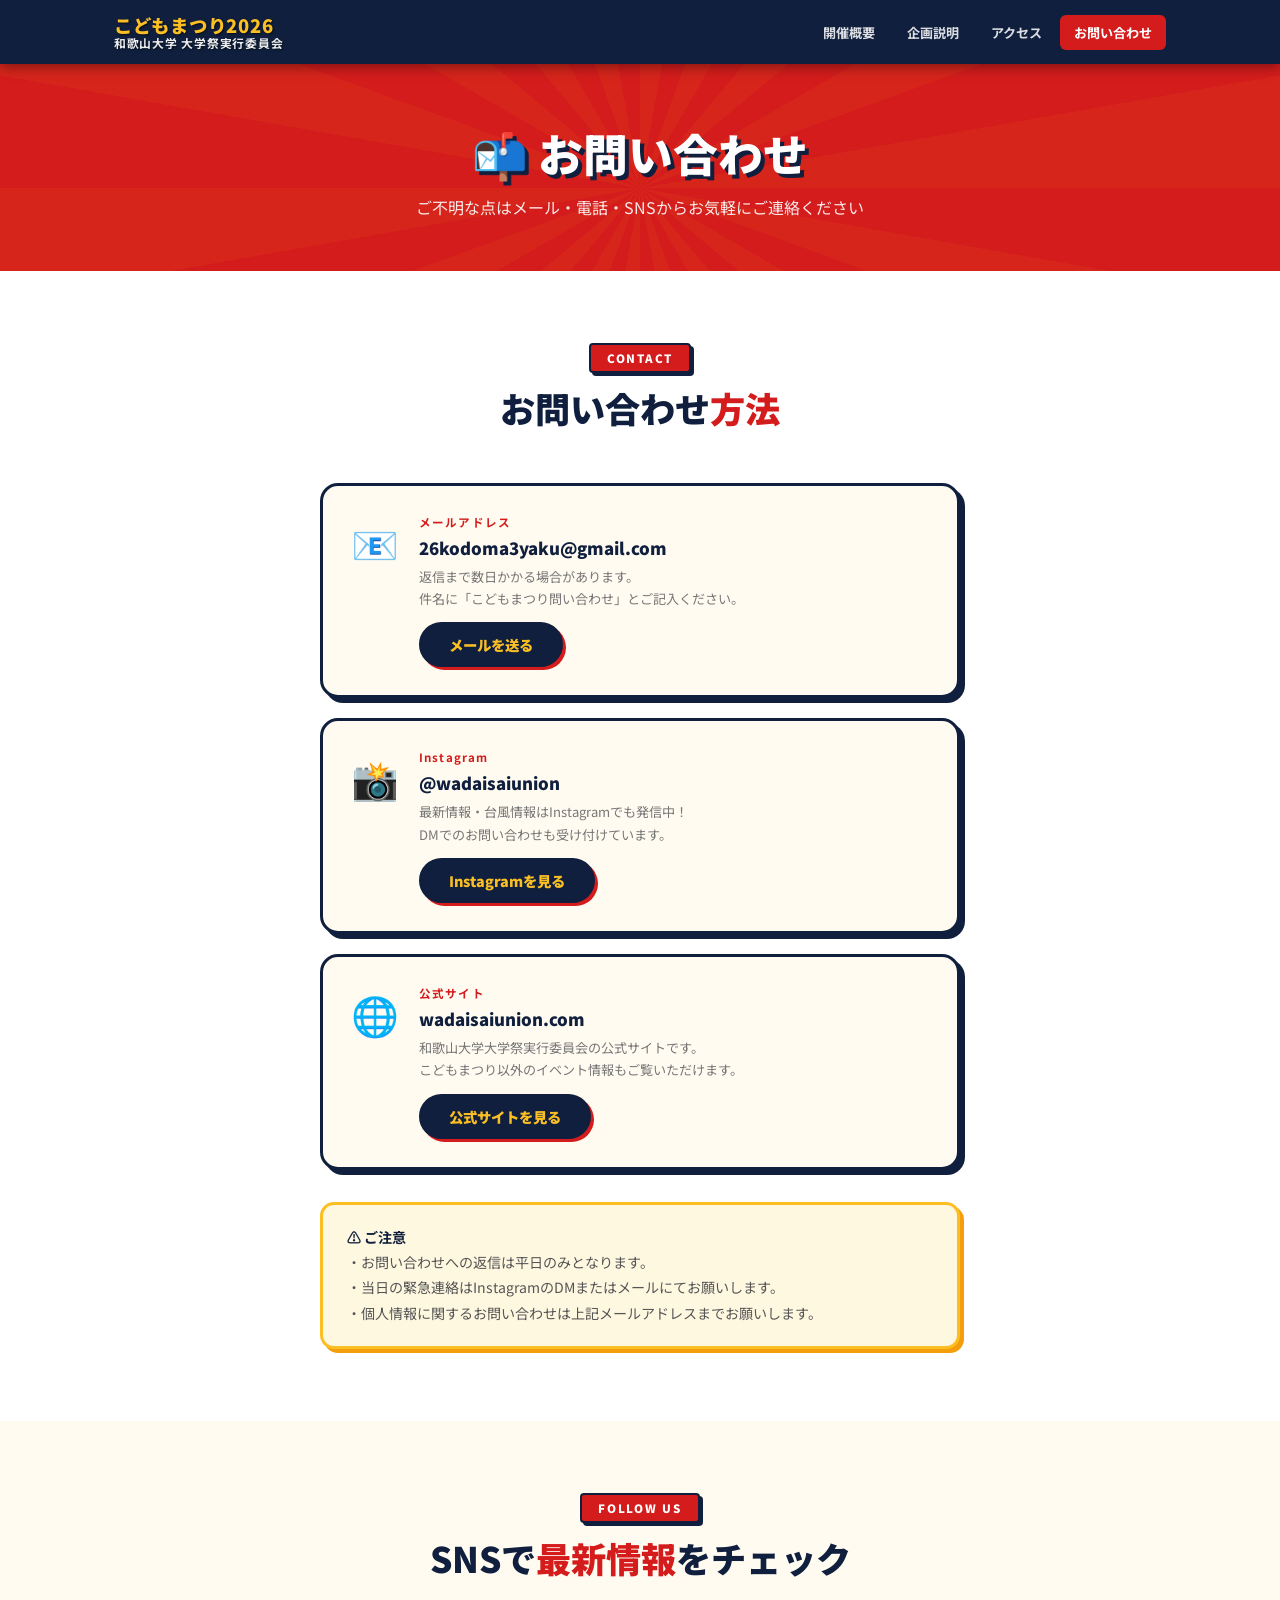
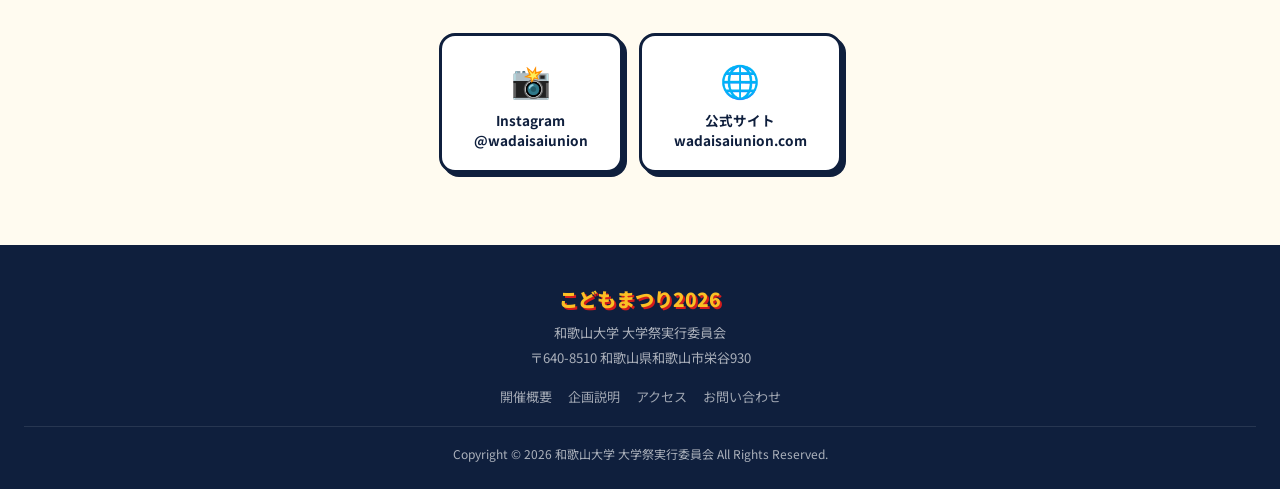
<file: contact.html>
<!DOCTYPE html>
<html lang="ja">
<head>
  <meta charset="UTF-8">
  <meta name="viewport" content="width=device-width, initial-scale=1.0">
  <title>お問い合わせ | こどもまつり2026</title>
  <meta name="description" content="こどもまつり2026に関するお問い合わせ窓口。和歌山大学大学祭実行委員会が主催する、地域の小学生向けイベントです。2026年8月2日（日）開催。">
  <link rel="canonical" href="https://wadaisai-26.github.io/contact.html">
  <link rel="icon" href="favicon.svg" type="image/svg+xml">
  <meta property="og:site_name" content="こどもまつり2026">
  <meta property="og:type" content="website">
  <meta property="og:locale" content="ja_JP">
  <meta property="og:url" content="https://wadaisai-26.github.io/contact.html">
  <meta property="og:title" content="お問い合わせ | こどもまつり2026">
  <meta property="og:description" content="こどもまつり2026に関するお問い合わせ窓口。和歌山大学大学祭実行委員会が主催する、地域の小学生向けイベントです。2026年8月2日（日）開催。">
  <meta property="og:image" content="https://wadaisai-26.github.io/summer_hero.jpg">
  <meta name="twitter:card" content="summary_large_image">
  <link rel="stylesheet" href="common.css">
  <style>
    .contact-cards { display: flex; flex-direction: column; gap: 20px; max-width: 640px; margin: 0 auto; }
    .contact-card {
      background: var(--cream);
      border: 3px solid var(--navy2);
      border-radius: 18px;
      padding: 28px 28px;
      box-shadow: 5px 5px 0 var(--navy2);
      display: flex;
      gap: 20px;
      align-items: flex-start;
    }
    .cc-icon { font-size: 2.4rem; flex-shrink: 0; }
    .cc-label { font-size: 0.72rem; font-weight: 700; color: var(--red); letter-spacing: 0.1em; margin-bottom: 6px; }
    .cc-value { font-size: 1.05rem; font-weight: 900; color: var(--navy2); margin-bottom: 6px; }
    .cc-value a { color: var(--navy2); }
    .cc-note { font-size: 0.82rem; color: #777; line-height: 1.7; }
    .cc-btn {
      display: inline-block;
      margin-top: 12px;
      background: var(--navy2);
      color: var(--yellow);
      font-weight: 900;
      font-size: 0.9rem;
      padding: 10px 28px;
      border-radius: 50px;
      border: 2px solid var(--navy2);
      box-shadow: 3px 3px 0 var(--red);
      transition: transform 0.15s;
    }
    .cc-btn:hover { transform: translate(-1px,-1px); }

    .notice-box {
      background: #fff8e1;
      border: 3px solid var(--yellow);
      border-radius: 14px;
      padding: 20px 24px;
      box-shadow: 4px 4px 0 #f59e0b;
      max-width: 640px;
      margin: 32px auto 0;
      font-size: 0.88rem;
      color: #555;
      line-height: 1.8;
    }
    .notice-box strong { color: var(--navy2); }

    .sns-grid {
      display: flex;
      gap: 16px;
      justify-content: center;
      flex-wrap: wrap;
      margin-top: 16px;
    }
    .sns-card {
      background: #fff;
      border: 3px solid var(--navy2);
      border-radius: 16px;
      padding: 20px 32px;
      text-align: center;
      box-shadow: 4px 4px 0 var(--navy2);
      min-width: 160px;
      transition: transform 0.15s;
    }
    .sns-card:hover { transform: translate(-2px,-2px); }
    .sns-icon { font-size: 2rem; margin-bottom: 8px; }
    .sns-name { font-size: 0.85rem; font-weight: 700; color: var(--navy2); }
  </style>
</head>
<body>

  <div id="notice-banner" style="display:none">
    <span class="ntxt">⚠️【重要】</span> 台風接近のため開催状況が変更されました。
    <a href="index.html#typhoon">詳細はこちら</a>
  </div>

  <header>
    <div class="header-inner">
      <a href="index.html" class="header-logo">
        こどもまつり2026
        <small>和歌山大学 大学祭実行委員会</small>
      </a>
      <nav class="global-nav">
        <a href="index.html">開催概要</a>
        <a href="program.html">企画説明</a>
        <a href="access.html">アクセス</a>
        <a href="contact.html" class="active">お問い合わせ</a>
      </nav>
      <button class="mobile-menu-btn" aria-label="メニュー"><span></span><span></span><span></span></button>
    </div>
  </header>

  <div class="page-hero">
    <h1>📬 お問い合わせ</h1>
    <p>ご不明な点はメール・電話・SNSからお気軽にご連絡ください</p>
  </div>

  <section class="section section-alt">
    <div class="container">
      <div class="section-head">
        <div class="section-label">CONTACT</div>
        <h2 class="section-title">お問い合わせ<span>方法</span></h2>
      </div>

      <div class="contact-cards">
        <div class="contact-card">
          <div class="cc-icon">📧</div>
          <div>
            <div class="cc-label">メールアドレス</div>
            <div class="cc-value">
              <a href="mailto:26kodoma3yaku@gmail.com">26kodoma3yaku@gmail.com</a>
            </div>
            <div class="cc-note">返信まで数日かかる場合があります。<br>件名に「こどもまつり問い合わせ」とご記入ください。</div>
            <a href="mailto:26kodoma3yaku@gmail.com" class="cc-btn">メールを送る</a>
          </div>
        </div>

        <div class="contact-card">
          <div class="cc-icon">📸</div>
          <div>
            <div class="cc-label">Instagram</div>
            <div class="cc-value">@wadaisaiunion</div>
            <div class="cc-note">
              最新情報・台風情報はInstagramでも発信中！<br>
              DMでのお問い合わせも受け付けています。
            </div>
            <a href="https://www.instagram.com/wadaisaiunion/" target="_blank" rel="noopener" class="cc-btn">Instagramを見る</a>
          </div>
        </div>

        <div class="contact-card">
          <div class="cc-icon">🌐</div>
          <div>
            <div class="cc-label">公式サイト</div>
            <div class="cc-value">wadaisaiunion.com</div>
            <div class="cc-note">和歌山大学大学祭実行委員会の公式サイトです。<br>こどもまつり以外のイベント情報もご覧いただけます。</div>
            <a href="https://www.wadaisaiunion.com/" target="_blank" rel="noopener" class="cc-btn">公式サイトを見る</a>
          </div>
        </div>
      </div>

      <div class="notice-box">
        <strong>⚠️ ご注意</strong><br>
        ・お問い合わせへの返信は平日のみとなります。<br>
        ・当日の緊急連絡はInstagramのDMまたはメールにてお願いします。<br>
        ・個人情報に関するお問い合わせは上記メールアドレスまでお願いします。
      </div>
    </div>
  </section>

  <!-- SNS・公式情報 -->
  <section class="section">
    <div class="container">
      <div class="section-head">
        <div class="section-label">FOLLOW US</div>
        <h2 class="section-title">SNSで<span>最新情報</span>をチェック</h2>
      </div>
      <div class="sns-grid">
        <a class="sns-card" href="https://www.instagram.com/wadaisaiunion/" target="_blank" rel="noopener">
          <div class="sns-icon">📸</div>
          <div class="sns-name">Instagram<br>@wadaisaiunion</div>
        </a>
        <a class="sns-card" href="https://www.wadaisaiunion.com/" target="_blank" rel="noopener">
          <div class="sns-icon">🌐</div>
          <div class="sns-name">公式サイト<br>wadaisaiunion.com</div>
        </a>
      </div>
    </div>
  </section>

  <footer>
    <div class="footer-logo">こどもまつり2026</div>
    <p>和歌山大学 大学祭実行委員会<br>〒640-8510 和歌山県和歌山市栄谷930</p>
    <div class="footer-nav">
      <a href="index.html">開催概要</a>
      <a href="program.html">企画説明</a>
      <a href="access.html">アクセス</a>
      <a href="contact.html">お問い合わせ</a>
    </div>
    <p class="footer-copy">Copyright &copy; 2026 和歌山大学 大学祭実行委員会 All Rights Reserved.</p>
  </footer>
  <script src="common.js"></script>
</body>
</html>
</file>
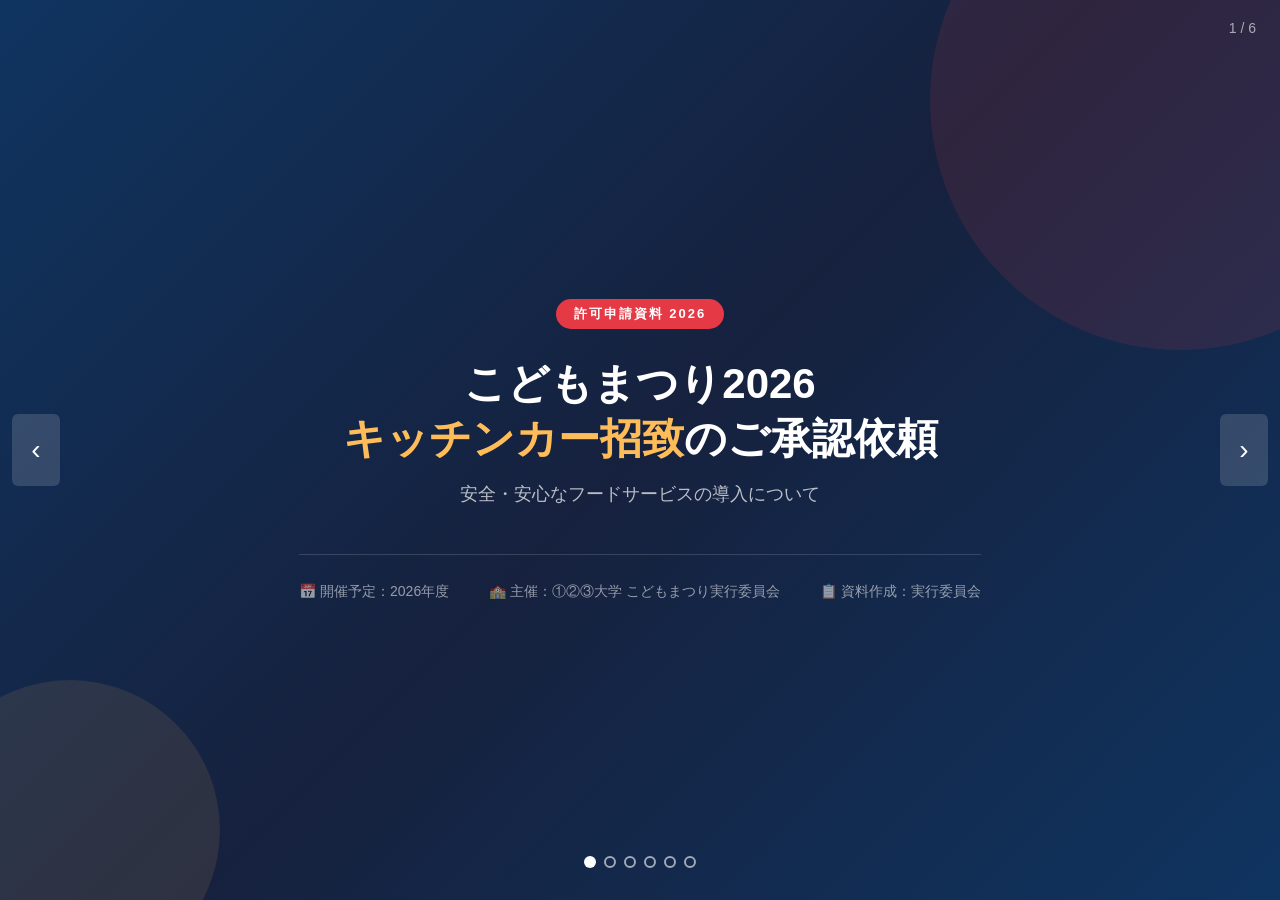
<file: presentation.html>
<!DOCTYPE html>
<html lang="ja">
<head>
  <meta charset="UTF-8">
  <meta name="viewport" content="width=device-width, initial-scale=1.0">
  <title>キッチンカー招致許可申請 — こどもまつり2026</title>
  <style>
    * { box-sizing: border-box; margin: 0; padding: 0; }

    body {
      font-family: 'Hiragino Sans', 'Meiryo', sans-serif;
      background: #1a1a2e;
      color: #333;
    }

    /* ナビゲーション */
    .nav {
      position: fixed;
      bottom: 32px;
      left: 50%;
      transform: translateX(-50%);
      display: flex;
      gap: 8px;
      z-index: 100;
    }
    .nav button {
      width: 12px; height: 12px;
      border-radius: 50%;
      border: 2px solid rgba(255,255,255,0.6);
      background: transparent;
      cursor: pointer;
      transition: background 0.2s;
    }
    .nav button.active { background: #fff; }

    .prev-btn, .next-btn {
      position: fixed;
      top: 50%;
      transform: translateY(-50%);
      background: rgba(255,255,255,0.15);
      border: none;
      color: white;
      font-size: 28px;
      width: 48px; height: 72px;
      cursor: pointer;
      border-radius: 6px;
      z-index: 100;
      transition: background 0.2s;
    }
    .prev-btn:hover, .next-btn:hover { background: rgba(255,255,255,0.3); }
    .prev-btn { left: 12px; }
    .next-btn { right: 12px; }

    .slide-counter {
      position: fixed;
      top: 20px;
      right: 24px;
      color: rgba(255,255,255,0.6);
      font-size: 14px;
      z-index: 100;
    }

    /* スライド共通 */
    .slide {
      display: none;
      width: 100vw;
      min-height: 100vh;
      padding: 60px 80px;
      align-items: center;
      justify-content: center;
      flex-direction: column;
    }
    .slide.active { display: flex; }

    /* ========== スライド1：表紙 ========== */
    #s1 {
      background: linear-gradient(135deg, #0f3460 0%, #16213e 50%, #0f3460 100%);
      position: relative;
      overflow: hidden;
    }
    #s1::before {
      content: '';
      position: absolute;
      width: 500px; height: 500px;
      border-radius: 50%;
      background: rgba(230,57,70,0.12);
      top: -150px; right: -150px;
    }
    #s1::after {
      content: '';
      position: absolute;
      width: 300px; height: 300px;
      border-radius: 50%;
      background: rgba(255,189,89,0.1);
      bottom: -80px; left: -80px;
    }
    .s1-tag {
      background: #e63946;
      color: white;
      font-size: 13px;
      font-weight: 700;
      letter-spacing: 2px;
      padding: 6px 18px;
      border-radius: 20px;
      margin-bottom: 28px;
    }
    .s1-title {
      color: white;
      font-size: 42px;
      font-weight: 900;
      text-align: center;
      line-height: 1.3;
      margin-bottom: 16px;
    }
    .s1-title span { color: #ffbd59; }
    .s1-sub {
      color: rgba(255,255,255,0.7);
      font-size: 18px;
      text-align: center;
      margin-bottom: 48px;
    }
    .s1-meta {
      display: flex;
      gap: 40px;
      color: rgba(255,255,255,0.55);
      font-size: 14px;
      border-top: 1px solid rgba(255,255,255,0.15);
      padding-top: 28px;
    }
    .s1-meta span { display: flex; align-items: center; gap: 8px; }

    /* ========== スライド2：なぜキッチンカーが必要か ========== */
    #s2 { background: #fafafa; }

    .slide-header {
      text-align: center;
      margin-bottom: 48px;
    }
    .slide-header .eyebrow {
      font-size: 12px;
      font-weight: 700;
      letter-spacing: 3px;
      color: #e63946;
      margin-bottom: 10px;
    }
    .slide-header h2 {
      font-size: 34px;
      font-weight: 900;
      color: #1a1a2e;
    }

    .reason-grid {
      display: grid;
      grid-template-columns: 1fr 1fr;
      gap: 28px;
      width: 100%;
      max-width: 900px;
    }
    .reason-card {
      background: white;
      border-radius: 16px;
      padding: 36px 32px;
      box-shadow: 0 4px 24px rgba(0,0,0,0.08);
      border-top: 4px solid #e63946;
    }
    .reason-card.blue { border-top-color: #0f3460; }
    .reason-card .icon { font-size: 40px; margin-bottom: 16px; }
    .reason-card h3 { font-size: 20px; font-weight: 800; color: #1a1a2e; margin-bottom: 10px; }
    .reason-card p { font-size: 15px; color: #555; line-height: 1.8; }
    .reason-card .highlight {
      display: inline-block;
      background: #fff3cd;
      color: #856404;
      font-size: 13px;
      font-weight: 700;
      padding: 4px 12px;
      border-radius: 4px;
      margin-top: 12px;
    }
    .reason-card.blue .highlight {
      background: #e8f0fe;
      color: #1a73e8;
    }

    /* ========== スライド3：モビマル信頼性 ========== */
    #s3 { background: linear-gradient(160deg, #0f3460 0%, #1e4d8c 100%); }

    .trust-header { text-align: center; margin-bottom: 48px; }
    .trust-header .eyebrow { font-size: 12px; font-weight: 700; letter-spacing: 3px; color: #ffbd59; margin-bottom: 10px; }
    .trust-header h2 { font-size: 34px; font-weight: 900; color: white; }

    .stats-row {
      display: flex;
      gap: 24px;
      margin-bottom: 36px;
      width: 100%;
      max-width: 900px;
    }
    .stat-box {
      flex: 1;
      background: rgba(255,255,255,0.1);
      border: 1px solid rgba(255,255,255,0.2);
      border-radius: 14px;
      padding: 28px 20px;
      text-align: center;
      backdrop-filter: blur(8px);
    }
    .stat-box .num {
      font-size: 44px;
      font-weight: 900;
      color: #ffbd59;
      line-height: 1;
      margin-bottom: 8px;
    }
    .stat-box .label {
      font-size: 13px;
      color: rgba(255,255,255,0.8);
      font-weight: 600;
    }

    .trust-badges {
      display: flex;
      gap: 16px;
      width: 100%;
      max-width: 900px;
    }
    .badge {
      flex: 1;
      background: rgba(255,255,255,0.08);
      border: 1px solid rgba(255,255,255,0.15);
      border-radius: 12px;
      padding: 20px;
      display: flex;
      align-items: center;
      gap: 14px;
    }
    .badge .badge-icon { font-size: 28px; }
    .badge .badge-text { color: rgba(255,255,255,0.9); font-size: 14px; line-height: 1.5; }
    .badge .badge-text strong { color: white; display: block; font-size: 15px; margin-bottom: 2px; }

    /* ========== スライド4：許可証 ========== */
    #s4 { background: #fafafa; }

    .permit-grid {
      display: grid;
      grid-template-columns: repeat(3, 1fr);
      gap: 22px;
      width: 100%;
      max-width: 960px;
    }
    .permit-card {
      background: white;
      border-radius: 14px;
      padding: 30px 24px;
      box-shadow: 0 4px 20px rgba(0,0,0,0.07);
      text-align: center;
    }
    .permit-card .picon { font-size: 36px; margin-bottom: 14px; }
    .permit-card h3 { font-size: 16px; font-weight: 800; color: #1a1a2e; margin-bottom: 10px; }
    .permit-card p { font-size: 13px; color: #666; line-height: 1.7; }
    .permit-card .issued-by {
      display: inline-block;
      margin-top: 14px;
      background: #f0f4ff;
      color: #0f3460;
      font-size: 12px;
      font-weight: 700;
      padding: 4px 12px;
      border-radius: 4px;
    }

    .liability-note {
      margin-top: 32px;
      background: #fff8e1;
      border-left: 5px solid #ffbd59;
      border-radius: 8px;
      padding: 18px 24px;
      max-width: 960px;
      width: 100%;
    }
    .liability-note strong { color: #1a1a2e; font-size: 15px; }
    .liability-note p { color: #555; font-size: 14px; margin-top: 6px; line-height: 1.7; }

    /* ========== スライド5：PL保険 ========== */
    #s5 { background: linear-gradient(160deg, #1a1a2e 0%, #16213e 100%); }

    .pl-header { text-align: center; margin-bottom: 40px; }
    .pl-header .eyebrow { font-size: 12px; font-weight: 700; letter-spacing: 3px; color: #ffbd59; margin-bottom: 10px; }
    .pl-header h2 { font-size: 34px; font-weight: 900; color: white; }

    .pl-main {
      display: flex;
      gap: 28px;
      width: 100%;
      max-width: 960px;
    }
    .pl-left {
      flex: 1;
      background: rgba(255,255,255,0.07);
      border: 1px solid rgba(255,255,255,0.15);
      border-radius: 16px;
      padding: 32px;
    }
    .pl-left h3 { color: #ffbd59; font-size: 18px; font-weight: 800; margin-bottom: 20px; }
    .pl-item {
      display: flex;
      gap: 12px;
      margin-bottom: 16px;
      align-items: flex-start;
    }
    .pl-item .check {
      width: 22px; height: 22px;
      background: #e63946;
      border-radius: 50%;
      color: white;
      font-size: 13px;
      display: flex;
      align-items: center;
      justify-content: center;
      flex-shrink: 0;
      margin-top: 2px;
    }
    .pl-item p { color: rgba(255,255,255,0.85); font-size: 14px; line-height: 1.6; }
    .pl-item p strong { color: white; }

    .pl-right {
      width: 280px;
      display: flex;
      flex-direction: column;
      gap: 16px;
    }
    .pl-amount {
      background: #e63946;
      border-radius: 16px;
      padding: 32px 24px;
      text-align: center;
    }
    .pl-amount .label { color: rgba(255,255,255,0.8); font-size: 13px; margin-bottom: 8px; }
    .pl-amount .amount { color: white; font-size: 42px; font-weight: 900; line-height: 1; }
    .pl-amount .unit { color: rgba(255,255,255,0.8); font-size: 14px; margin-top: 4px; }

    .pl-univ-box {
      background: rgba(255,255,255,0.1);
      border: 1px solid rgba(255,255,255,0.2);
      border-radius: 14px;
      padding: 22px;
      flex: 1;
    }
    .pl-univ-box .univ-label { color: #ffbd59; font-size: 13px; font-weight: 700; margin-bottom: 10px; }
    .pl-univ-box p { color: rgba(255,255,255,0.8); font-size: 13px; line-height: 1.7; }

    /* ========== スライド6：まとめ ========== */
    #s6 { background: linear-gradient(135deg, #0f3460 0%, #e63946 100%); }

    .summary-title { color: white; font-size: 38px; font-weight: 900; text-align: center; margin-bottom: 12px; }
    .summary-sub { color: rgba(255,255,255,0.75); font-size: 16px; text-align: center; margin-bottom: 48px; }

    .summary-list {
      width: 100%;
      max-width: 800px;
      display: flex;
      flex-direction: column;
      gap: 16px;
      margin-bottom: 48px;
    }
    .summary-item {
      background: rgba(255,255,255,0.15);
      border: 1px solid rgba(255,255,255,0.25);
      border-radius: 12px;
      padding: 20px 24px;
      display: flex;
      align-items: center;
      gap: 16px;
      backdrop-filter: blur(8px);
    }
    .summary-item .snum {
      width: 36px; height: 36px;
      border-radius: 50%;
      background: white;
      color: #0f3460;
      font-size: 16px;
      font-weight: 900;
      display: flex;
      align-items: center;
      justify-content: center;
      flex-shrink: 0;
    }
    .summary-item p { color: white; font-size: 15px; line-height: 1.6; }
    .summary-item p strong { font-size: 16px; display: block; margin-bottom: 2px; }

    .request-box {
      background: white;
      border-radius: 16px;
      padding: 28px 40px;
      text-align: center;
      max-width: 560px;
    }
    .request-box p { font-size: 13px; color: #777; margin-bottom: 10px; }
    .request-box h3 { font-size: 22px; font-weight: 900; color: #0f3460; }
  </style>
</head>
<body>

<!-- ========== SLIDE 1: 表紙 ========== -->
<div class="slide active" id="s1">
  <div class="s1-tag">許可申請資料 2026</div>
  <h1 class="s1-title">
    こどもまつり2026<br>
    <span>キッチンカー招致</span>のご承認依頼
  </h1>
  <p class="s1-sub">安全・安心なフードサービスの導入について</p>
  <div class="s1-meta">
    <span>📅 開催予定：2026年度</span>
    <span>🏫 主催：&#9312;&#9313;&#9314;大学 こどもまつり実行委員会</span>
    <span>📋 資料作成：実行委員会</span>
  </div>
</div>

<!-- ========== SLIDE 2: なぜキッチンカーが必要か ========== -->
<div class="slide" id="s2">
  <div class="slide-header">
    <div class="eyebrow">REASON</div>
    <h2>なぜキッチンカーが必要か</h2>
  </div>
  <div class="reason-grid">
    <div class="reason-card">
      <div class="icon">🌞</div>
      <h3>熱中症リスクへの対応</h3>
      <p>
        こどもまつりは屋外・夏季開催のため、長時間の活動により子どもたちの<strong>熱中症リスクが高まります</strong>。
        現状、昼食を提供できる場所が大学内にないため、参加者が学外へ出る必要があり、
        炎天下での移動が危険を招きます。
      </p>
      <span class="highlight">⚠ 食事・水分補給の場を確保することが安全管理上の急務です</span>
    </div>
    <div class="reason-card blue">
      <div class="icon">🎪</div>
      <h3>来場者の滞在促進</h3>
      <p>
        昼食場所がないことで、来場者が昼をはさんで<strong>一時退場・早退してしまう</strong>問題があります。
        キッチンカーの設置により会場内で食事・休憩できる環境を作り、
        イベントを通じた体験の充実と来場者満足度の向上を図ります。
      </p>
      <span class="highlight blue">✓ 来場者の滞在時間延長 → イベント全体の活性化</span>
    </div>
  </div>
</div>

<!-- ========== SLIDE 3: モビマルの信頼性 ========== -->
<div class="slide" id="s3">
  <div class="trust-header">
    <div class="eyebrow">TRUST & SCALE</div>
    <h2 style="color:white;">利用するサービス「モビマル」の<br>信頼性・規模</h2>
  </div>
  <div class="stats-row">
    <div class="stat-box">
      <div class="num">16,000<span style="font-size:24px;">件+</span></div>
      <div class="label">イベント派遣実績</div>
    </div>
    <div class="stat-box">
      <div class="num">5,400<span style="font-size:24px;">台+</span></div>
      <div class="label">登録キッチンカー数</div>
    </div>
    <div class="stat-box">
      <div class="num">No.1</div>
      <div class="label">掲載台数<br><span style="font-size:11px;">主要マッチングサイト6社中</span></div>
    </div>
  </div>
  <div class="trust-badges">
    <div class="badge">
      <div class="badge-icon">📈</div>
      <div class="badge-text">
        <strong>東証プライム上場企業が運営</strong>
        株式会社シンクロ・フードが事業運営。財務・コンプライアンス体制が整備された信頼ある運営母体。
      </div>
    </div>
    <div class="badge">
      <div class="badge-icon">🏛</div>
      <div class="badge-text">
        <strong>一般社団法人 日本移動販売協会</strong>
        2019年設立の業界団体が後援。業界標準の衛生・安全基準を推進。
      </div>
    </div>
    <div class="badge">
      <div class="badge-icon">🔍</div>
      <div class="badge-text">
        <strong>審査済みの事業者のみ登録</strong>
        許可証・保険加入を確認した事業者がマッチングされるため、
        素性不明の業者が入ることがない仕組み。
      </div>
    </div>
  </div>
</div>

<!-- ========== SLIDE 4: 許可証の概要 ========== -->
<div class="slide" id="s4">
  <div class="slide-header">
    <div class="eyebrow">PERMITS</div>
    <h2>キッチンカー事業者が取得する許可証</h2>
  </div>
  <div class="permit-grid">
    <div class="permit-card">
      <div class="picon">📄</div>
      <h3>食品営業許可証</h3>
      <p>
        食品衛生法に基づき、各都道府県の<strong>保健所</strong>が発行。
        調理設備・衛生設備が基準を満たすと認定された車両のみ取得可能。
        <strong>当日は必ず原本を携帯・掲示</strong>します。
      </p>
      <span class="issued-by">発行：都道府県保健所</span>
    </div>
    <div class="permit-card">
      <div class="picon">🧑‍🍳</div>
      <h3>食品衛生責任者</h3>
      <p>
        各営業車に<strong>1名以上の有資格者配置</strong>が義務付けられています。
        食品衛生に関する知識と管理責任を持った人員が常駐し、当日の衛生管理を担います。
      </p>
      <span class="issued-by">修了証：食品衛生協会</span>
    </div>
    <div class="permit-card">
      <div class="picon">✅</div>
      <h3>HACCP準拠の衛生管理</h3>
      <p>
        2021年6月より<strong>全食品事業者に義務化</strong>されたHACCPに基づく衛生管理を実施。
        仕入れ・調理・提供の各工程で危害リスクを分析・管理します。
      </p>
      <span class="issued-by">根拠：改正食品衛生法</span>
    </div>
  </div>
  <div class="liability-note">
    <strong>⚖ 法的責任の所在について</strong>
    <p>
      食品衛生法上、食中毒などの事故が発生した場合の<strong>営業上の責任は、許可を受けたキッチンカー事業者が負います</strong>。
      大学は食品を製造・販売する立場ではなく、場所を提供するにとどまるため、
      食中毒に関する直接的な法的責任を負う立場にはありません。
    </p>
  </div>
</div>

<!-- ========== SLIDE 5: PL保険 ========== -->
<div class="slide" id="s5">
  <div class="pl-header">
    <div class="eyebrow">PL INSURANCE</div>
    <h2>PL保険（製造物責任保険）の概要</h2>
  </div>
  <div class="pl-main">
    <div class="pl-left">
      <h3>補償対象となる事故</h3>
      <div class="pl-item">
        <div class="check">✓</div>
        <p><strong>食中毒</strong><br>販売した飲食物による食中毒発症時の治療費・入院費・休業損害・慰謝料</p>
      </div>
      <div class="pl-item">
        <div class="check">✓</div>
        <p><strong>異物混入による健康被害</strong><br>ドリンク・食品への異物混入による歯欠損などの身体的損害</p>
      </div>
      <div class="pl-item">
        <div class="check">✓</div>
        <p><strong>物損事故</strong><br>提供時の飲料こぼし等による衣類・所持品への損害</p>
      </div>
      <div class="pl-item">
        <div class="check">✓</div>
        <p><strong>施設賠償責任保険（セット）</strong><br>看板落下など設備由来の事故による来場者のケガ</p>
      </div>
    </div>
    <div class="pl-right">
      <div class="pl-amount">
        <div class="label">モビマル加入の補償上限額</div>
        <div class="amount">3億円</div>
        <div class="unit">（PL保険 ＋ 施設賠償責任保険）</div>
      </div>
      <div class="pl-univ-box">
        <div class="univ-label">🏫 大学への影響について</div>
        <p>
          PL保険は<strong>キッチンカー事業者が加入・負担</strong>するものです。
          万一の事故も事業者の保険で対応されるため、
          大学が賠償責任を肩代わりする状況は生じません。
          事前に保険証書のコピーを提出いただくことで書面での確認も可能です。
        </p>
      </div>
    </div>
  </div>
</div>

<!-- ========== SLIDE 6: まとめ ========== -->
<div class="slide" id="s6">
  <h2 class="summary-title">まとめ・ご承認のお願い</h2>
  <p class="summary-sub">以上の点から、安全・安心なキッチンカー招致の実現をお願い申し上げます</p>
  <div class="summary-list">
    <div class="summary-item">
      <div class="snum">1</div>
      <p>
        <strong>必要性：熱中症対策と来場者サービス</strong>
        昼食場所の確保は子どもたちの安全管理上の急務であり、滞在促進によるイベント充実にも貢献します
      </p>
    </div>
    <div class="summary-item">
      <div class="snum">2</div>
      <p>
        <strong>信頼性：東証プライム上場企業運営・実績16,000件超</strong>
        モビマルは業界最大規模のマッチングサービスであり、審査済み事業者のみが登録されています
      </p>
    </div>
    <div class="summary-item">
      <div class="snum">3</div>
      <p>
        <strong>安全管理：法的許可証・HACCP・最大3億円のPL保険</strong>
        食品営業許可証・食品衛生責任者・PL保険はすべてキッチンカー事業者が取得・加入しており、食中毒等の法的責任は事業者が負います
      </p>
    </div>
    <div class="summary-item">
      <div class="snum">4</div>
      <p>
        <strong>大学の責任範囲：場所の提供に限定</strong>
        大学は食品の製造・販売主体ではないため、食品衛生法上の直接的責任は生じません。事業者との覚書締結で責任関係を明文化します
      </p>
    </div>
  </div>
  <div class="request-box">
    <p>以上をご確認いただきますよう、よろしくお願い申し上げます</p>
    <h3>キッチンカー招致のご承認をお願いします 🙏</h3>
  </div>
</div>

<!-- ナビゲーション -->
<button class="prev-btn" onclick="changeSlide(-1)">&#8249;</button>
<button class="next-btn" onclick="changeSlide(1)">&#8250;</button>
<div class="slide-counter" id="counter">1 / 6</div>
<div class="nav" id="nav"></div>

<script>
  const slides = document.querySelectorAll('.slide');
  let current = 0;

  const nav = document.getElementById('nav');
  slides.forEach((_, i) => {
    const btn = document.createElement('button');
    if (i === 0) btn.classList.add('active');
    btn.onclick = () => goTo(i);
    nav.appendChild(btn);
  });

  function goTo(n) {
    slides[current].classList.remove('active');
    nav.children[current].classList.remove('active');
    current = (n + slides.length) % slides.length;
    slides[current].classList.add('active');
    nav.children[current].classList.add('active');
    document.getElementById('counter').textContent = (current + 1) + ' / ' + slides.length;
  }

  function changeSlide(dir) { goTo(current + dir); }

  document.addEventListener('keydown', e => {
    if (e.key === 'ArrowRight' || e.key === 'ArrowDown') changeSlide(1);
    if (e.key === 'ArrowLeft' || e.key === 'ArrowUp') changeSlide(-1);
  });
</script>

</body>
</html>
</file>
<file: common.css>
/* ============================================================
   こどもまつり2026 共通スタイルシート
   ============================================================ */
@import url('https://fonts.googleapis.com/css2?family=Noto+Sans+JP:wght@400;700;900&display=swap');

:root {
  --red:    #d41c1c;
  --red2:   #a01010;
  --orange: #f97316;
  --yellow: #fbbf24;
  --navy:   #1d3461;
  --navy2:  #0f1f3d;
  --white:  #ffffff;
  --cream:  #fffbf0;
}

*, *::before, *::after { box-sizing: border-box; margin: 0; padding: 0; }
html { scroll-behavior: smooth; }
body {
  font-family: 'Noto Sans JP', 'Hiragino Kaku Gothic ProN', Meiryo, sans-serif;
  background: var(--cream);
  color: #222;
  overflow-x: hidden;
}
img { max-width: 100%; height: auto; display: block; }
a { text-decoration: none; color: inherit; }

/* ===== 緊急バナー ===== */
#notice-banner {
  background: #1a1a2e;
  color: #fff;
  padding: 13px 20px;
  text-align: center;
  font-size: 0.95rem;
  font-weight: 700;
  border-bottom: 4px solid var(--yellow);
  display: none;
}
#notice-banner .ntxt { color: var(--yellow); }
#notice-banner a { color: #7dd3fc; text-decoration: underline; }

/* ===== ヘッダー ===== */
header {
  background: var(--navy2);
  position: sticky;
  top: 0;
  z-index: 1000;
  box-shadow: 0 3px 12px rgba(0,0,0,0.4);
}
.header-inner {
  max-width: 1100px;
  margin: 0 auto;
  padding: 0 24px;
  display: flex;
  align-items: center;
  justify-content: space-between;
  height: 64px;
}
.header-logo {
  color: var(--yellow);
  font-size: 1.15rem;
  font-weight: 900;
  letter-spacing: 0.04em;
  text-shadow: 1px 1px 2px rgba(0,0,0,0.6);
  line-height: 1.2;
}
.header-logo small {
  color: rgba(255,255,255,0.92);
  font-size: 0.74rem;
  font-weight: 700;
  display: block;
}

/* ===== グローバルナビ ===== */
.global-nav { display: flex; gap: 4px; }
.global-nav a {
  color: rgba(255,255,255,0.85);
  font-size: 0.82rem;
  font-weight: 700;
  padding: 8px 14px;
  border-radius: 6px;
  transition: background 0.2s, color 0.2s;
  white-space: nowrap;
}
.global-nav a:hover,
.global-nav a.active {
  background: var(--red);
  color: #fff;
}

/* ===== ページヒーロー（各ページ上部帯） ===== */
.page-hero {
  background: var(--red);
  background-image: repeating-conic-gradient(
    from 0deg at 50% 60%,
    rgba(255,200,0,0.05) 0deg 10deg,
    transparent 10deg 20deg
  );
  padding: 56px 24px 52px;
  text-align: center;
  color: #fff;
}
.page-hero h1 {
  font-size: clamp(1.8rem, 5vw, 2.8rem);
  font-weight: 900;
  text-shadow: 4px 4px 0 var(--navy2);
  margin-bottom: 10px;
}
.page-hero p {
  font-size: 1rem;
  opacity: 0.9;
}

/* ===== 共通セクション ===== */
.section { padding: 72px 24px; }
.section-alt { background: #fff; }
.container { max-width: 1000px; margin: 0 auto; }
.section-head { text-align: center; margin-bottom: 52px; }
.section-label {
  display: inline-block;
  background: var(--red);
  color: #fff;
  font-size: 0.72rem;
  font-weight: 900;
  letter-spacing: 0.15em;
  padding: 5px 16px;
  border-radius: 4px;
  border: 2px solid var(--navy2);
  box-shadow: 3px 3px 0 var(--navy2);
  margin-bottom: 12px;
}
.section-title {
  font-size: clamp(1.5rem, 4vw, 2.2rem);
  font-weight: 900;
  color: var(--navy2);
  line-height: 1.3;
}
.section-title span { color: var(--red); }

/* ===== ボタン ===== */
.btn-main {
  display: inline-block;
  background: var(--yellow);
  color: var(--navy2);
  font-weight: 900;
  font-size: 1rem;
  padding: 14px 36px;
  border-radius: 50px;
  border: 3px solid var(--navy2);
  box-shadow: 5px 5px 0 var(--navy2);
  transition: transform 0.15s, box-shadow 0.15s;
}
.btn-main:hover { transform: translate(-2px,-2px); box-shadow: 7px 7px 0 var(--navy2); }
.btn-navy {
  display: inline-block;
  background: var(--navy2);
  color: var(--yellow);
  font-weight: 900;
  font-size: 1rem;
  padding: 14px 36px;
  border-radius: 50px;
  border: 3px solid var(--navy2);
  box-shadow: 5px 5px 0 var(--red);
  transition: transform 0.15s, box-shadow 0.15s;
}
.btn-navy:hover { transform: translate(-2px,-2px); box-shadow: 7px 7px 0 var(--red); }

/* ===== カード共通 ===== */
.card {
  background: var(--white);
  border: 3px solid var(--navy2);
  border-radius: 16px;
  box-shadow: 5px 5px 0 var(--navy2);
  overflow: hidden;
  transition: transform 0.15s, box-shadow 0.15s;
}
.card:hover { transform: translate(-2px,-2px); box-shadow: 7px 7px 0 var(--navy2); }

/* ===== フッター ===== */
footer {
  background: var(--navy2);
  color: rgba(255,255,255,0.65);
  padding: 40px 24px 24px;
  text-align: center;
}
.footer-logo {
  color: var(--yellow);
  font-size: 1.2rem;
  font-weight: 900;
  margin-bottom: 8px;
  text-shadow: 2px 2px 0 var(--red);
}
footer p { font-size: 0.82rem; line-height: 1.9; }
.footer-nav {
  display: flex;
  gap: 16px;
  justify-content: center;
  flex-wrap: wrap;
  margin: 16px 0;
}
.footer-nav a {
  color: rgba(255,255,255,0.6);
  font-size: 0.82rem;
  transition: color 0.2s;
}
.footer-nav a:hover { color: var(--yellow); }
.footer-copy {
  margin-top: 20px;
  border-top: 1px solid rgba(255,255,255,0.1);
  padding-top: 16px;
  font-size: 0.75rem;
}

/* ===== レスポンシブ ===== */
@media (max-width: 768px) {
  .section { padding: 40px 16px; }
  .section-head { margin-bottom: 28px; }
  .page-hero { padding: 36px 16px 32px; }
  .page-hero h1 { font-size: 1.6rem; }
  .page-hero p { font-size: 0.85rem; }
  .container { padding: 0; }
  .btn-main { font-size: 0.9rem; padding: 12px 28px; }
  .global-nav {
    display: none;
    position: absolute;
    top: 64px;
    left: 0;
    right: 0;
    background: var(--navy2);
    flex-direction: column;
    gap: 0;
    padding: 8px 0 16px;
    border-top: 3px solid var(--red);
    z-index: 99;
  }
  .global-nav.open { display: flex; }
  .global-nav a {
    padding: 14px 28px;
    font-size: 1rem;
    border-radius: 0;
    border-bottom: 1px solid rgba(255,255,255,0.08);
  }
  .mobile-menu-btn {
    display: flex;
    flex-direction: column;
    gap: 5px;
    background: none;
    border: none;
    cursor: pointer;
    padding: 8px;
  }
  .mobile-menu-btn span {
    display: block;
    width: 26px;
    height: 2px;
    background: #fff;
    border-radius: 2px;
    transition: transform 0.2s, opacity 0.2s;
  }
  .mobile-menu-btn.active span:nth-child(1) { transform: translateY(7px) rotate(45deg); }
  .mobile-menu-btn.active span:nth-child(2) { opacity: 0; }
  .mobile-menu-btn.active span:nth-child(3) { transform: translateY(-7px) rotate(-45deg); }
}
@media (min-width: 769px) {
  .mobile-menu-btn { display: none; }
}

/* ===== 台風ステータス ===== */
.status-open   { background:#dcfce7; color:#166534; font-weight:700; padding:4px 14px; border-radius:20px; font-size:0.85rem; }
.status-cancel { background:#fee2e2; color:#991b1b; font-weight:700; padding:4px 14px; border-radius:20px; font-size:0.85rem; }
.status-delay  { background:#fef3c7; color:#92400e; font-weight:700; padding:4px 14px; border-radius:20px; font-size:0.85rem; }
</file>
